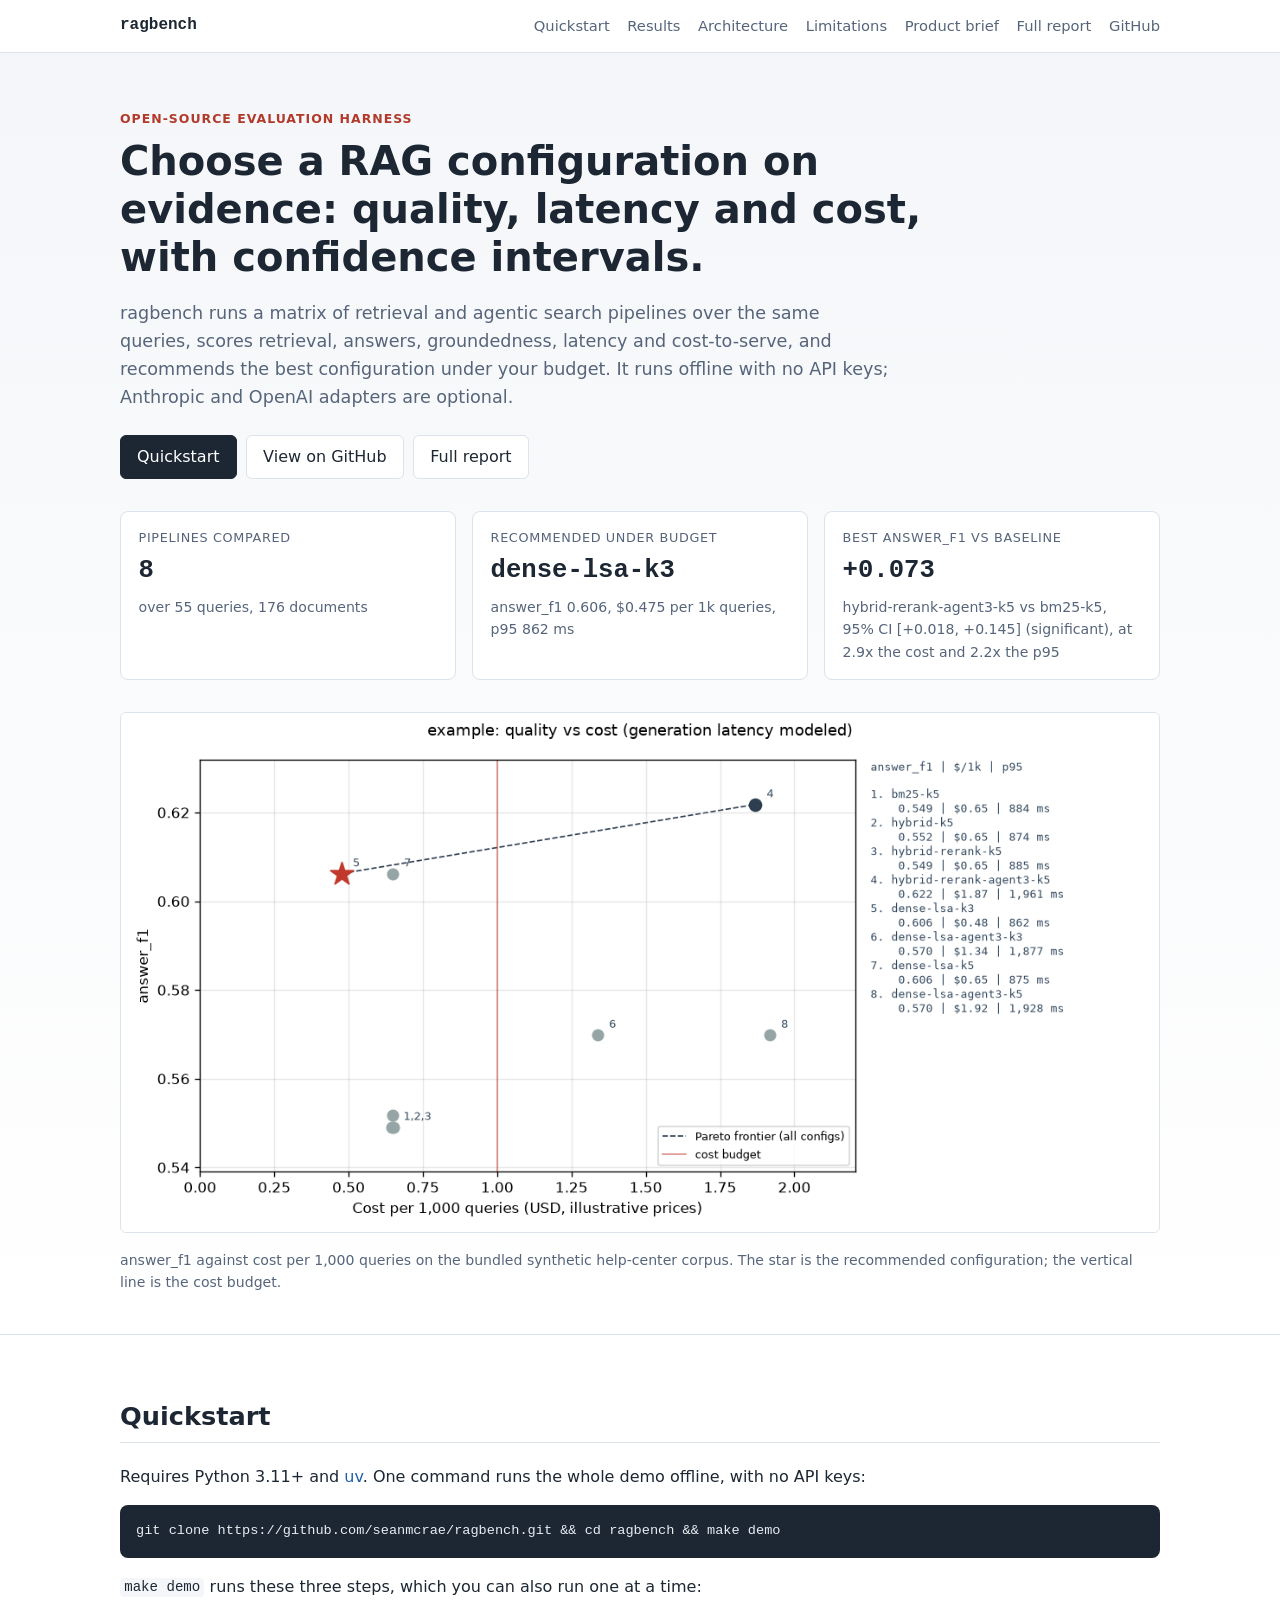
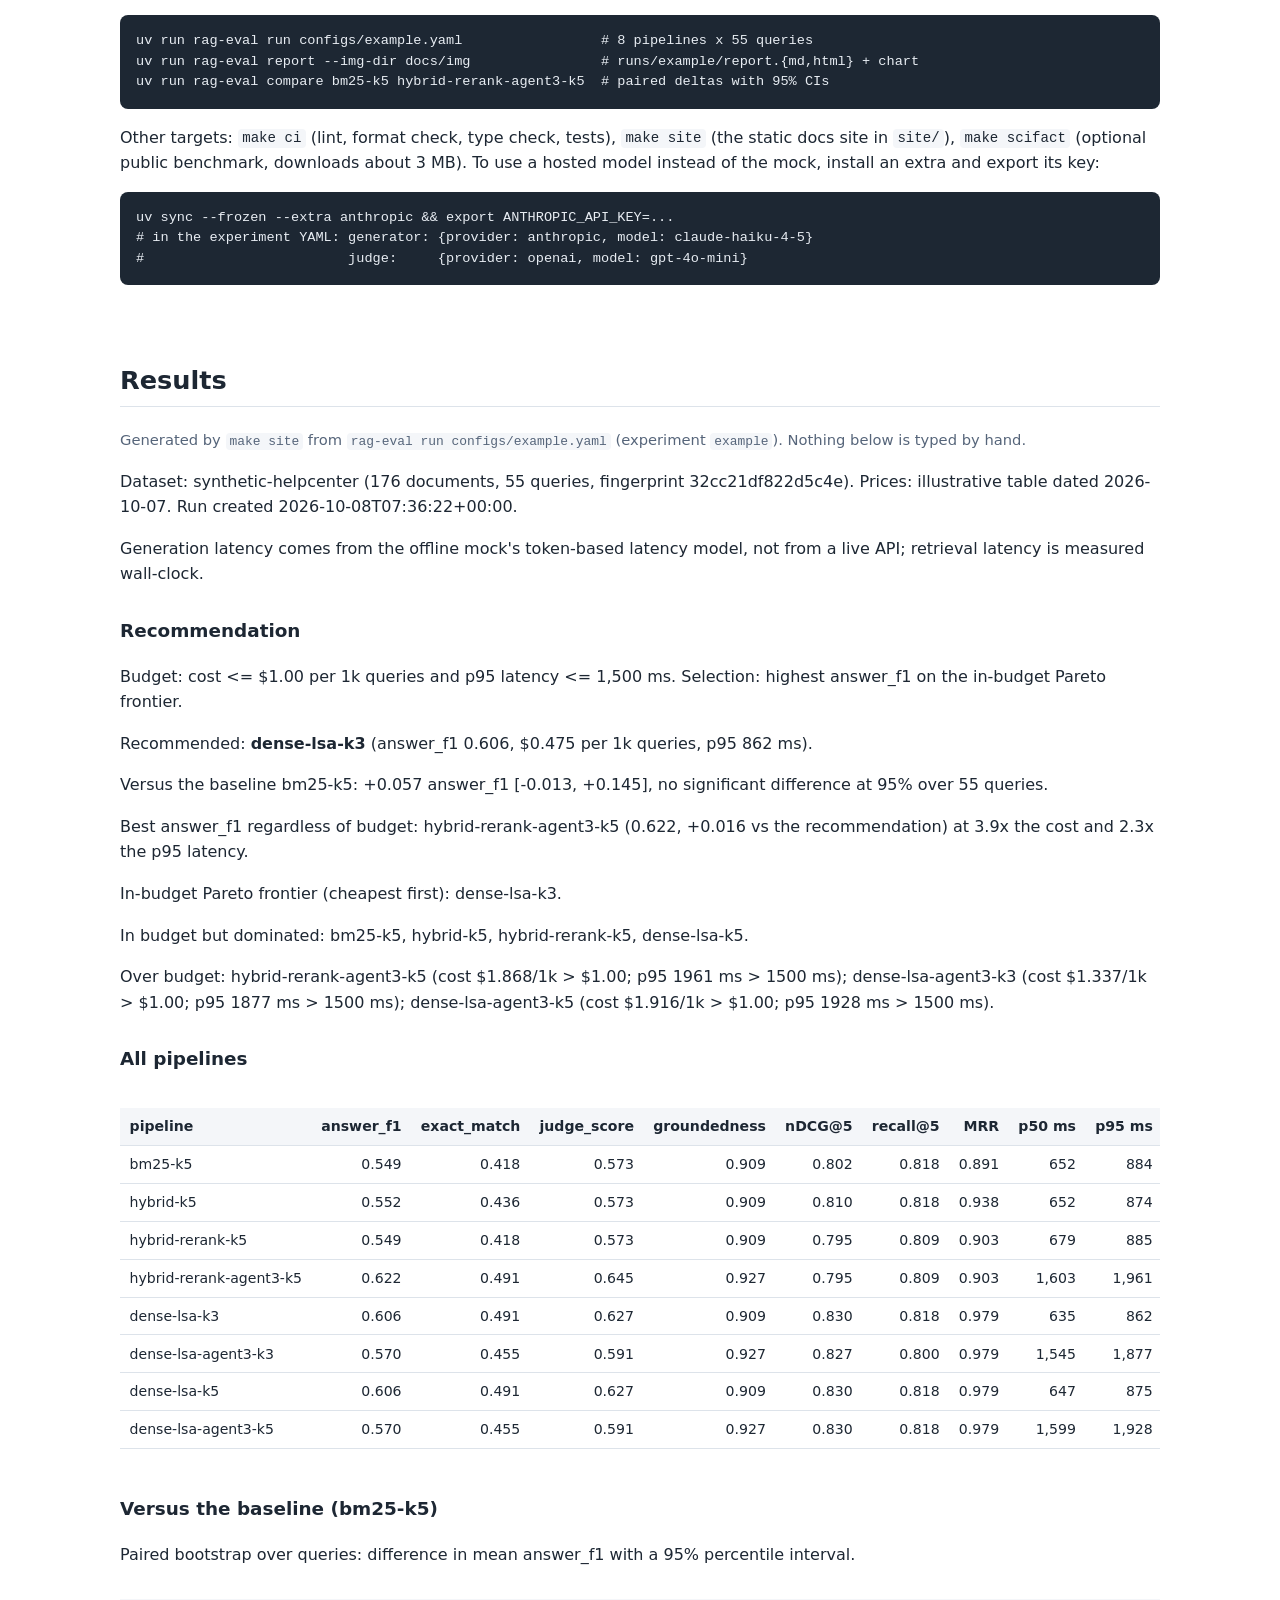
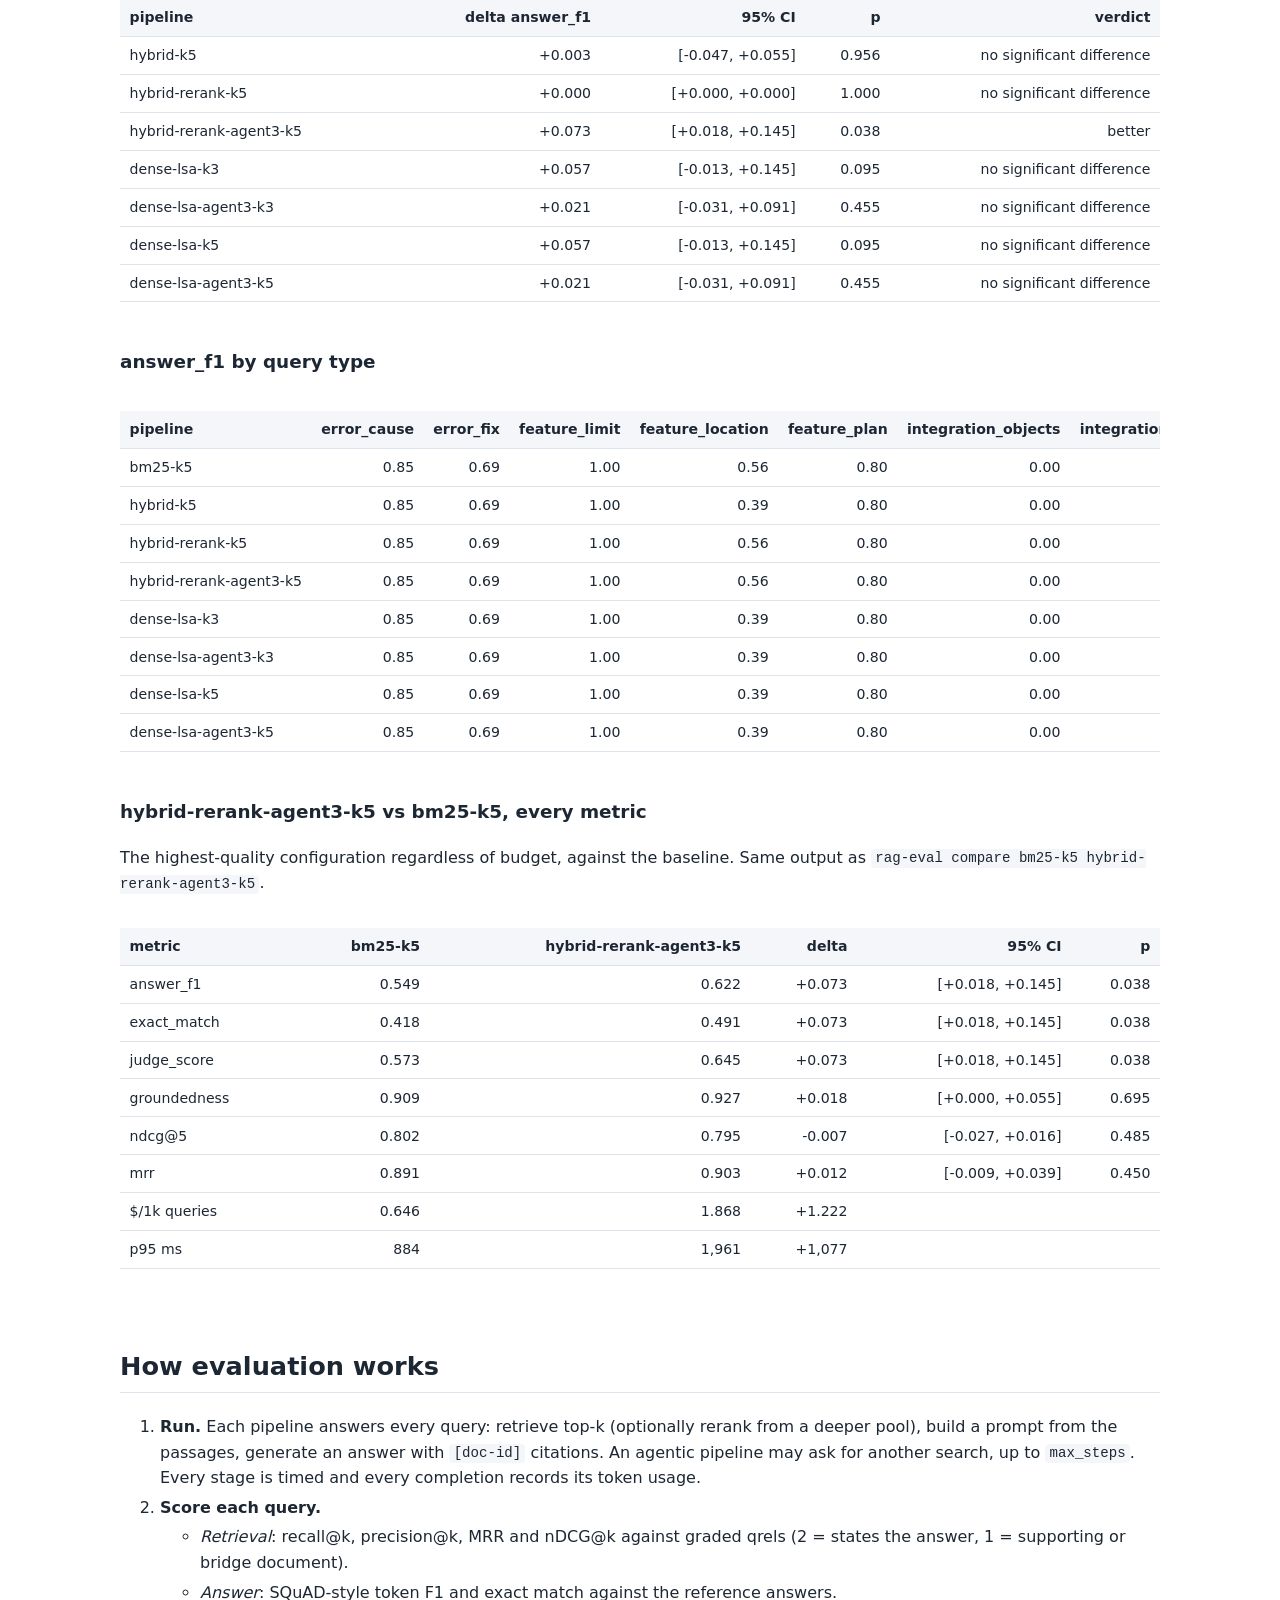
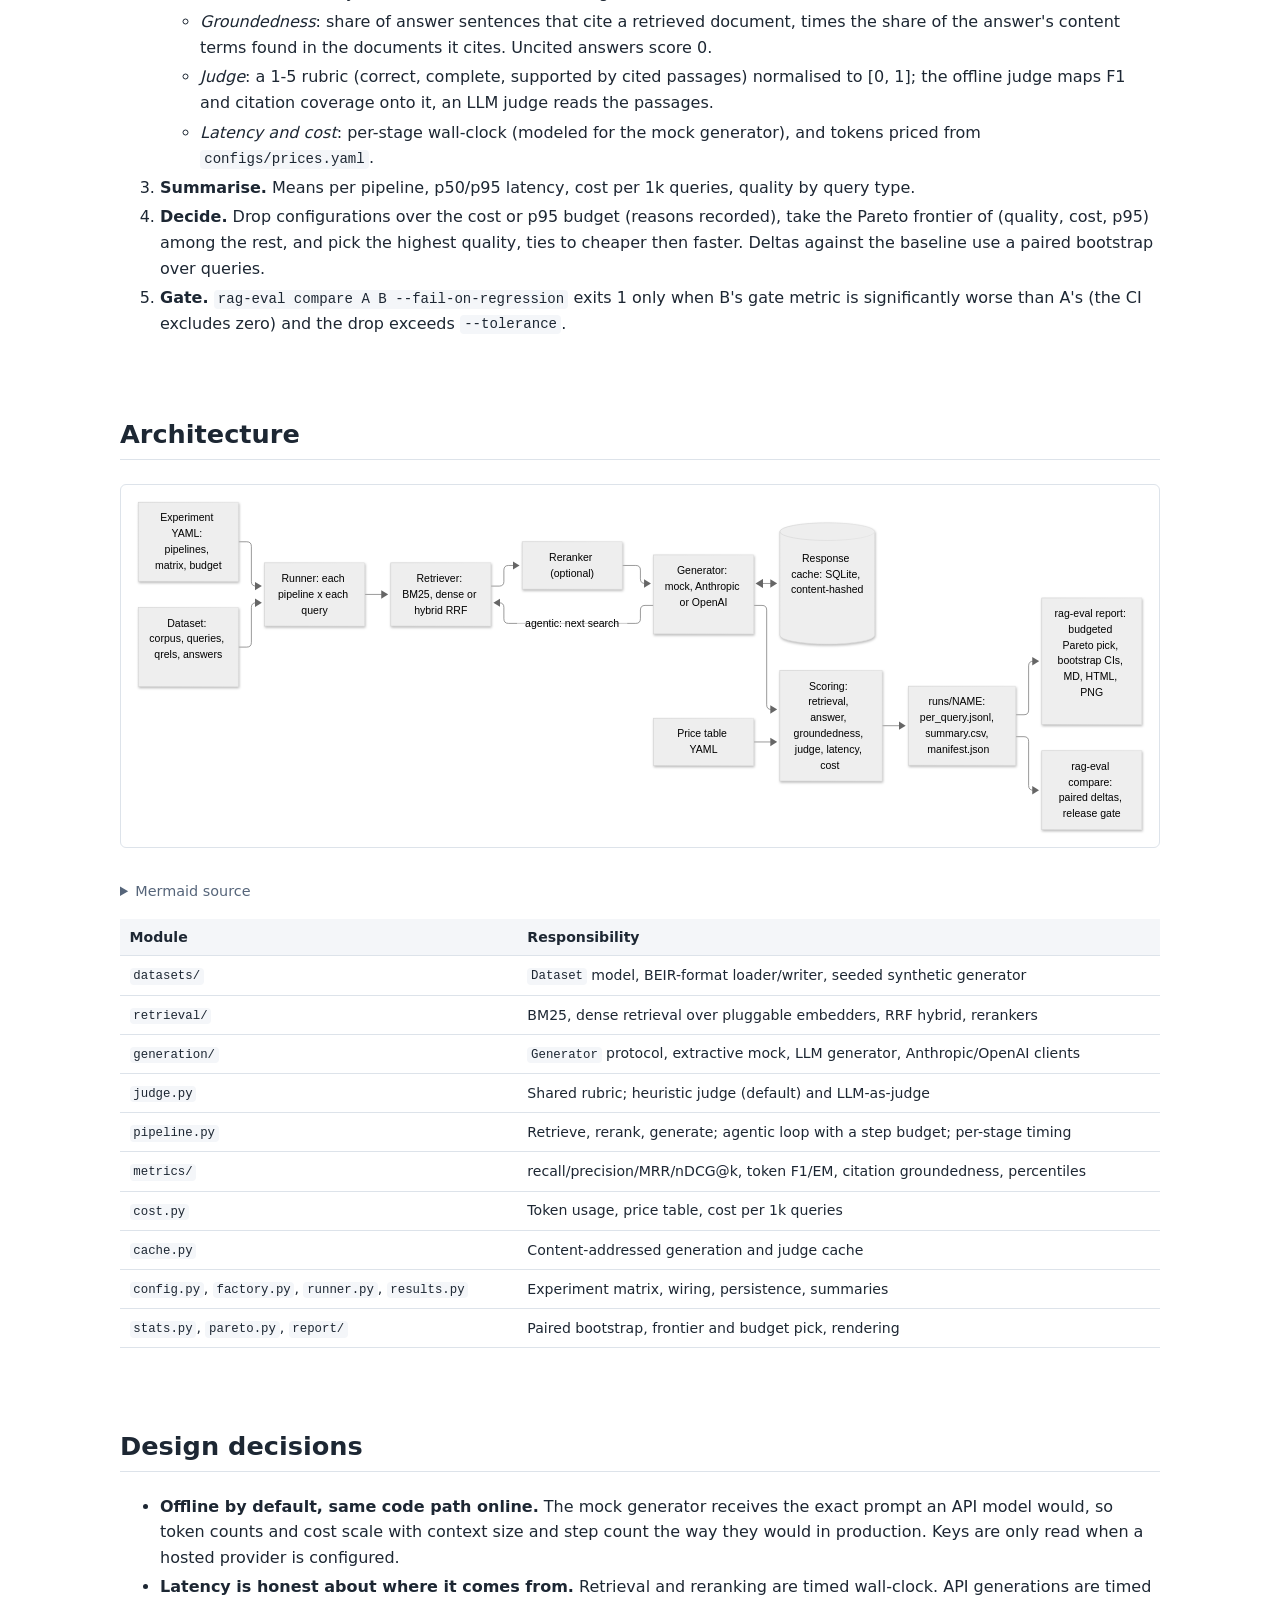
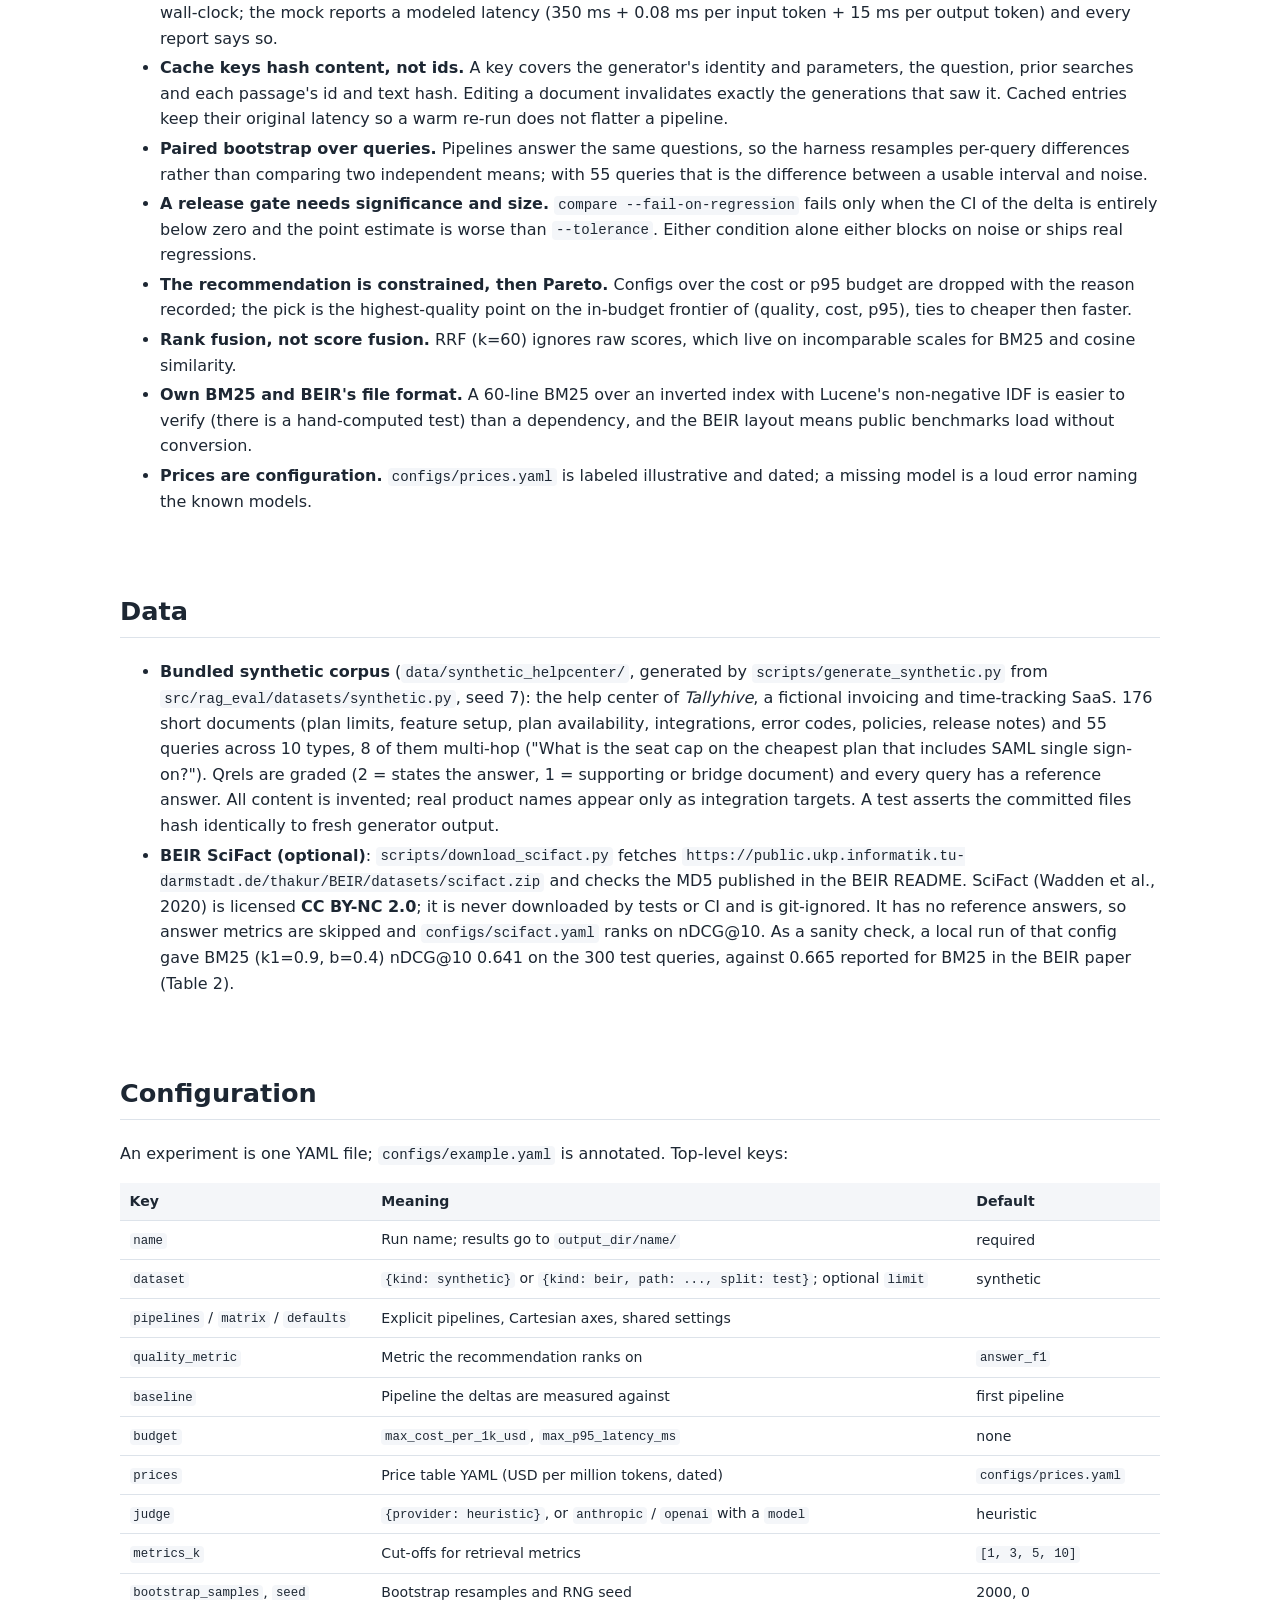
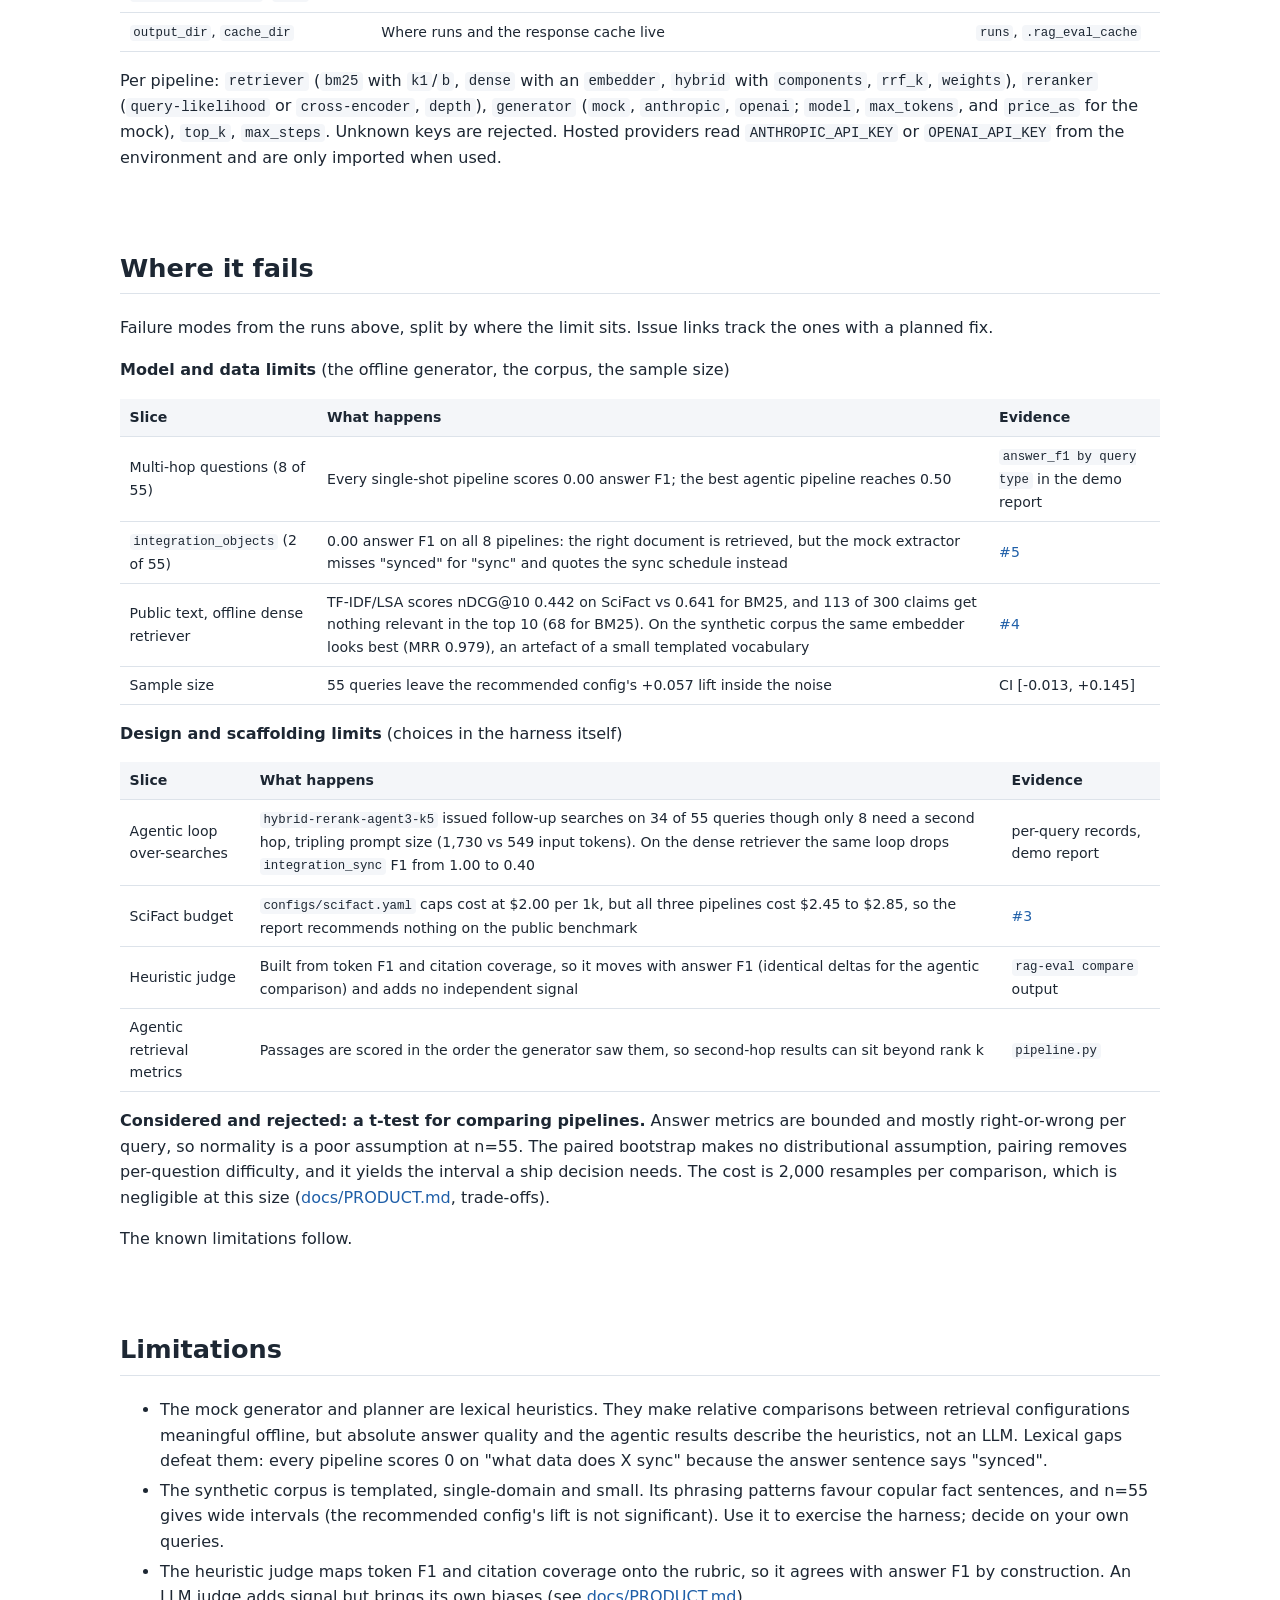
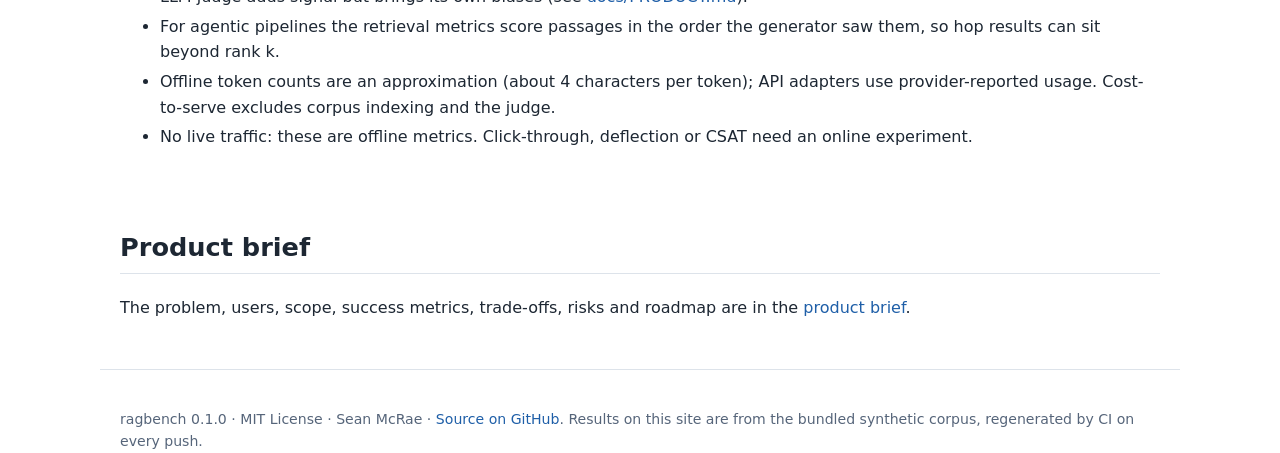
<file: index.html>
<!doctype html>
<html lang="en">
<head>
<meta charset="utf-8">
<meta name="viewport" content="width=device-width, initial-scale=1">
<title>ragbench: evaluate RAG and agentic search on quality, latency and cost</title>
<meta name="description" content="Compare RAG and agentic search pipelines on retrieval quality, answer quality, latency and cost-to-serve, and pick one under a budget.">
<link rel="canonical" href="https://seanmcrae.github.io/ragbench/">
<style>:root{--ink:#1d2733;--muted:#56657a;--line:#dde3ea;--soft:#f4f6f9;--accent:#b23a2b;--link:#1f5fa8;
--mono:ui-monospace,SFMono-Regular,Menlo,Consolas,monospace}
*{box-sizing:border-box}
html{scroll-behavior:smooth;scroll-padding-top:4rem}
body{margin:0;font:16px/1.6 system-ui,-apple-system,"Segoe UI",Roboto,sans-serif;color:var(--ink);background:#fff}
a{color:var(--link);text-decoration:none}a:hover{text-decoration:underline}
.wrap{max-width:1080px;margin:0 auto;padding:0 1.25rem}
.topbar{position:sticky;top:0;z-index:10;background:rgba(255,255,255,.95);border-bottom:1px solid var(--line)}
.topbar-inner{display:flex;align-items:center;justify-content:space-between;gap:1rem;height:3.25rem}
.brand{font-weight:700;color:var(--ink);font-family:var(--mono)}
nav{display:flex;flex-wrap:wrap;gap:1.1rem;font-size:.92rem}nav a{color:var(--muted)}
.hero{background:linear-gradient(180deg,var(--soft),#fff);padding:3.5rem 0 1rem;border-bottom:1px solid var(--line)}
.eyebrow{text-transform:uppercase;letter-spacing:.08em;font-size:.78rem;color:var(--accent);font-weight:600;margin:0}
.hero h1{font-size:clamp(1.7rem,3.4vw,2.5rem);line-height:1.2;margin:.5rem 0 1rem;max-width:22em}
.lede{font-size:1.1rem;color:var(--muted);max-width:44em}
.cta{display:flex;flex-wrap:wrap;gap:.6rem;margin:1.5rem 0}
.button{display:inline-block;padding:.5rem 1rem;border:1px solid var(--line);border-radius:6px;background:#fff;color:var(--ink);font-weight:500}
.button.primary{background:var(--ink);border-color:var(--ink);color:#fff}.button:hover{text-decoration:none;border-color:var(--ink)}
.stats{display:grid;grid-template-columns:repeat(auto-fit,minmax(230px,1fr));gap:1rem;margin:2rem 0}
.stat{background:#fff;border:1px solid var(--line);border-radius:8px;padding:1rem 1.1rem}
.stat-label{font-size:.8rem;text-transform:uppercase;letter-spacing:.05em;color:var(--muted)}
.stat-value{font-size:1.6rem;font-weight:700;font-family:var(--mono);margin:.2rem 0;overflow-wrap:anywhere}
.stat-detail{font-size:.88rem;color:var(--muted)}
figure{margin:1.5rem 0}figure img{max-width:100%;height:auto;border:1px solid var(--line);border-radius:6px;background:#fff}
figcaption{font-size:.88rem;color:var(--muted);margin-top:.5rem}
.diagram img{padding:.75rem}
.prose{padding-top:2.5rem}
.prose h2{font-size:1.6rem;border-bottom:1px solid var(--line);padding-bottom:.3rem}
.prose h3{font-size:1.15rem;margin-top:1.8rem}
.prose li{margin:.25rem 0}
.note{color:var(--muted);font-size:.92rem}
code{font-family:var(--mono);font-size:.88em;background:var(--soft);padding:.1em .3em;border-radius:4px}
pre{background:#1d2733;color:#e8edf3;padding:1rem;border-radius:8px;overflow-x:auto;font-size:.85rem;line-height:1.5}
pre code{background:none;padding:0;color:inherit;font-size:inherit}
.table-scroll{overflow-x:auto}
table{border-collapse:collapse;margin:1rem 0;font-size:.88rem;width:100%}
th,td{border-bottom:1px solid var(--line);padding:.45rem .6rem;text-align:right;white-space:nowrap}
th:first-child,td:first-child{text-align:left}
thead th{background:var(--soft);font-weight:600}
.prose table th,.prose table td{text-align:left;white-space:normal}
#results th,#results td{text-align:right;white-space:nowrap}
#results th:first-child,#results td:first-child{text-align:left}
details{margin:.5rem 0 1rem}summary{cursor:pointer;color:var(--muted);font-size:.9rem}
.with-toc{display:grid;grid-template-columns:220px 1fr;gap:2.5rem;padding-top:2rem}
.toc{position:sticky;top:4.5rem;align-self:start;font-size:.9rem}
.toc ul{list-style:none;padding:0;margin:0}.toc li{margin:.35rem 0}
.toc-title{font-weight:600;margin-top:0}
.with-toc .prose{padding-top:0}.with-toc h1{margin-top:0}
.footer{border-top:1px solid var(--line);margin-top:3rem;padding:1.5rem 1.25rem;color:var(--muted);font-size:.88rem}
@media (max-width:760px){.with-toc{grid-template-columns:1fr}.toc{position:static}nav{gap:.7rem}.topbar-inner{height:auto;padding:.5rem 1.25rem}}
</style>
</head>
<body>
<header class="topbar">
  <div class="wrap topbar-inner">
    <a class="brand" href="index.html">ragbench</a>
    <nav>
      
      <a href="#quickstart">Quickstart</a>
      <a href="#results">Results</a>
      <a href="#architecture">Architecture</a>
      <a href="#limitations">Limitations</a>

      <a href="product.html">Product brief</a>
      <a href="report.html">Full report</a>
      <a href="https://github.com/seanmcrae/ragbench">GitHub</a>
    </nav>
  </div>
</header>
<main>

<section class="hero">
  <div class="wrap">
    <p class="eyebrow">Open-source evaluation harness</p>
    <h1>Choose a RAG configuration on evidence: quality, latency and cost, with confidence intervals.</h1>
    <p class="lede">ragbench runs a matrix of retrieval and agentic search pipelines over the same
    queries, scores retrieval, answers, groundedness, latency and cost-to-serve, and recommends the
    best configuration under your budget. It runs offline with no API keys; Anthropic and OpenAI
    adapters are optional.</p>
    <p class="cta">
      <a class="button primary" href="#quickstart">Quickstart</a>
      <a class="button" href="https://github.com/seanmcrae/ragbench">View on GitHub</a>
      <a class="button" href="report.html">Full report</a>
    </p>
    <div class="stats">
      
      <div class="stat">
        <div class="stat-label">Pipelines compared</div>
        <div class="stat-value">8</div>
        <div class="stat-detail">over 55 queries, 176 documents</div>
      </div>
      
      <div class="stat">
        <div class="stat-label">Recommended under budget</div>
        <div class="stat-value">dense-lsa-k3</div>
        <div class="stat-detail">answer_f1 0.606, $0.475 per 1k queries, p95 862 ms</div>
      </div>
      
      <div class="stat">
        <div class="stat-label">Best answer_f1 vs baseline</div>
        <div class="stat-value">+0.073</div>
        <div class="stat-detail">hybrid-rerank-agent3-k5 vs bm25-k5, 95% CI [+0.018, +0.145] (significant), at 2.9x the cost and 2.2x the p95</div>
      </div>
      
    </div>
    <figure class="chart">
      <img src="img/quality_vs_cost.png" alt="answer_f1 versus cost per 1,000 queries for every pipeline, with the Pareto frontier and the cost budget">
      <figcaption>answer_f1 against cost per 1,000 queries on the bundled synthetic
      help-center corpus. The star is the recommended configuration; the vertical line is the
      cost budget.</figcaption>
    </figure>
  </div>
</section>


<section id="quickstart" class="wrap prose"><h2>Quickstart</h2><p>Requires Python 3.11+ and <a href="https://docs.astral.sh/uv/">uv</a>. One command runs the whole demo
offline, with no API keys:</p>
<pre><code class="language-bash">git clone https://github.com/seanmcrae/ragbench.git &amp;&amp; cd ragbench &amp;&amp; make demo
</code></pre>
<p><code>make demo</code> runs these three steps, which you can also run one at a time:</p>
<pre><code class="language-bash">uv run rag-eval run configs/example.yaml                 # 8 pipelines x 55 queries
uv run rag-eval report --img-dir docs/img                # runs/example/report.{md,html} + chart
uv run rag-eval compare bm25-k5 hybrid-rerank-agent3-k5  # paired deltas with 95% CIs
</code></pre>
<p>Other targets: <code>make ci</code> (lint, format check, type check, tests), <code>make site</code> (the static docs
site in <code>site/</code>), <code>make scifact</code> (optional public benchmark, downloads about 3 MB). To use a
hosted model instead of the mock, install an extra and export its key:</p>
<pre><code class="language-bash">uv sync --frozen --extra anthropic &amp;&amp; export ANTHROPIC_API_KEY=...
# in the experiment YAML: generator: {provider: anthropic, model: claude-haiku-4-5}
#                         judge:     {provider: openai, model: gpt-4o-mini}
</code></pre></section>


<section id="results" class="wrap prose">
  <h2>Results</h2>
  <p class="note">Generated by <code>make site</code> from <code>rag-eval run configs/example.yaml</code>
  (experiment <code>example</code>). Nothing below is typed by hand.</p>
  <p>Dataset: synthetic-helpcenter (176 documents, 55 queries, fingerprint 32cc21df822d5c4e). Prices: illustrative table dated 2026-10-07. Run created 2026-10-08T07:36:22+00:00.</p><p>Generation latency comes from the offline mock's token-based latency model, not from a live API; retrieval latency is measured wall-clock.</p>
  <h3>Recommendation</h3>
  <p>Budget: cost &lt;= $1.00 per 1k queries and p95 latency &lt;= 1,500 ms. Selection: highest answer_f1 on the in-budget Pareto frontier.</p><p>Recommended: <strong>dense-lsa-k3</strong> (answer_f1 0.606, $0.475 per 1k queries, p95 862 ms).</p><p>Versus the baseline bm25-k5: +0.057 answer_f1 [-0.013, +0.145], no significant difference at 95% over 55 queries.</p><p>Best answer_f1 regardless of budget: hybrid-rerank-agent3-k5 (0.622, +0.016 vs the recommendation) at 3.9x the cost and 2.3x the p95 latency.</p><p>In-budget Pareto frontier (cheapest first): dense-lsa-k3.</p><p>In budget but dominated: bm25-k5, hybrid-k5, hybrid-rerank-k5, dense-lsa-k5.</p><p>Over budget: hybrid-rerank-agent3-k5 (cost $1.868/1k &gt; $1.00; p95 1961 ms &gt; 1500 ms); dense-lsa-agent3-k3 (cost $1.337/1k &gt; $1.00; p95 1877 ms &gt; 1500 ms); dense-lsa-agent3-k5 (cost $1.916/1k &gt; $1.00; p95 1928 ms &gt; 1500 ms).</p>
  
  <h3>All pipelines</h3>
  
  <div class="table-scroll"><table>
    <thead><tr><th>pipeline</th><th>answer_f1</th><th>exact_match</th><th>judge_score</th><th>groundedness</th><th>nDCG@5</th><th>recall@5</th><th>MRR</th><th>p50 ms</th><th>p95 ms</th><th>$/1k q</th><th>steps</th></tr></thead>
    <tbody><tr><td>bm25-k5</td><td>0.549</td><td>0.418</td><td>0.573</td><td>0.909</td><td>0.802</td><td>0.818</td><td>0.891</td><td>652</td><td>884</td><td>0.646</td><td>1.00</td></tr><tr><td>hybrid-k5</td><td>0.552</td><td>0.436</td><td>0.573</td><td>0.909</td><td>0.810</td><td>0.818</td><td>0.938</td><td>652</td><td>874</td><td>0.650</td><td>1.00</td></tr><tr><td>hybrid-rerank-k5</td><td>0.549</td><td>0.418</td><td>0.573</td><td>0.909</td><td>0.795</td><td>0.809</td><td>0.903</td><td>679</td><td>885</td><td>0.651</td><td>1.00</td></tr><tr><td>hybrid-rerank-agent3-k5</td><td>0.622</td><td>0.491</td><td>0.645</td><td>0.927</td><td>0.795</td><td>0.809</td><td>0.903</td><td>1,603</td><td>1,961</td><td>1.868</td><td>1.67</td></tr><tr><td>dense-lsa-k3</td><td>0.606</td><td>0.491</td><td>0.627</td><td>0.909</td><td>0.830</td><td>0.818</td><td>0.979</td><td>635</td><td>862</td><td>0.475</td><td>1.00</td></tr><tr><td>dense-lsa-agent3-k3</td><td>0.570</td><td>0.455</td><td>0.591</td><td>0.927</td><td>0.827</td><td>0.800</td><td>0.979</td><td>1,545</td><td>1,877</td><td>1.337</td><td>1.73</td></tr><tr><td>dense-lsa-k5</td><td>0.606</td><td>0.491</td><td>0.627</td><td>0.909</td><td>0.830</td><td>0.818</td><td>0.979</td><td>647</td><td>875</td><td>0.647</td><td>1.00</td></tr><tr><td>dense-lsa-agent3-k5</td><td>0.570</td><td>0.455</td><td>0.591</td><td>0.927</td><td>0.830</td><td>0.818</td><td>0.979</td><td>1,599</td><td>1,928</td><td>1.916</td><td>1.65</td></tr></tbody>
  </table></div>
  
  <h3>Versus the baseline (bm25-k5)</h3>
  <p>Paired bootstrap over queries: difference in mean answer_f1 with a 95% percentile interval.</p>
  <div class="table-scroll"><table>
    <thead><tr><th>pipeline</th><th>delta answer_f1</th><th>95% CI</th><th>p</th><th>verdict</th></tr></thead>
    <tbody><tr><td>hybrid-k5</td><td>+0.003</td><td>[-0.047, +0.055]</td><td>0.956</td><td>no significant difference</td></tr><tr><td>hybrid-rerank-k5</td><td>+0.000</td><td>[+0.000, +0.000]</td><td>1.000</td><td>no significant difference</td></tr><tr><td>hybrid-rerank-agent3-k5</td><td>+0.073</td><td>[+0.018, +0.145]</td><td>0.038</td><td>better</td></tr><tr><td>dense-lsa-k3</td><td>+0.057</td><td>[-0.013, +0.145]</td><td>0.095</td><td>no significant difference</td></tr><tr><td>dense-lsa-agent3-k3</td><td>+0.021</td><td>[-0.031, +0.091]</td><td>0.455</td><td>no significant difference</td></tr><tr><td>dense-lsa-k5</td><td>+0.057</td><td>[-0.013, +0.145]</td><td>0.095</td><td>no significant difference</td></tr><tr><td>dense-lsa-agent3-k5</td><td>+0.021</td><td>[-0.031, +0.091]</td><td>0.455</td><td>no significant difference</td></tr></tbody>
  </table></div>
  
  <h3>answer_f1 by query type</h3>
  
  <div class="table-scroll"><table>
    <thead><tr><th>pipeline</th><th>error_cause</th><th>error_fix</th><th>feature_limit</th><th>feature_location</th><th>feature_plan</th><th>integration_objects</th><th>integration_sync</th><th>multi_hop</th><th>plan_attribute</th><th>policy</th></tr></thead>
    <tbody><tr><td>bm25-k5</td><td>0.85</td><td>0.69</td><td>1.00</td><td>0.56</td><td>0.80</td><td>0.00</td><td>0.40</td><td>0.00</td><td>0.71</td><td>0.46</td></tr><tr><td>hybrid-k5</td><td>0.85</td><td>0.69</td><td>1.00</td><td>0.39</td><td>0.80</td><td>0.00</td><td>0.60</td><td>0.00</td><td>0.71</td><td>0.46</td></tr><tr><td>hybrid-rerank-k5</td><td>0.85</td><td>0.69</td><td>1.00</td><td>0.56</td><td>0.80</td><td>0.00</td><td>0.40</td><td>0.00</td><td>0.71</td><td>0.46</td></tr><tr><td>hybrid-rerank-agent3-k5</td><td>0.85</td><td>0.69</td><td>1.00</td><td>0.56</td><td>0.80</td><td>0.00</td><td>0.40</td><td>0.50</td><td>0.71</td><td>0.46</td></tr><tr><td>dense-lsa-k3</td><td>0.85</td><td>0.69</td><td>1.00</td><td>0.39</td><td>0.80</td><td>0.00</td><td>1.00</td><td>0.00</td><td>0.81</td><td>0.46</td></tr><tr><td>dense-lsa-agent3-k3</td><td>0.85</td><td>0.69</td><td>1.00</td><td>0.39</td><td>0.80</td><td>0.00</td><td>0.40</td><td>0.12</td><td>0.81</td><td>0.46</td></tr><tr><td>dense-lsa-k5</td><td>0.85</td><td>0.69</td><td>1.00</td><td>0.39</td><td>0.80</td><td>0.00</td><td>1.00</td><td>0.00</td><td>0.81</td><td>0.46</td></tr><tr><td>dense-lsa-agent3-k5</td><td>0.85</td><td>0.69</td><td>1.00</td><td>0.39</td><td>0.80</td><td>0.00</td><td>0.40</td><td>0.12</td><td>0.81</td><td>0.46</td></tr></tbody>
  </table></div>
  
  <h3>hybrid-rerank-agent3-k5 vs bm25-k5, every metric</h3>
  <p>The highest-quality configuration regardless of budget, against the baseline. Same output as <code>rag-eval compare bm25-k5 hybrid-rerank-agent3-k5</code>.</p>
  <div class="table-scroll"><table>
    <thead><tr><th>metric</th><th>bm25-k5</th><th>hybrid-rerank-agent3-k5</th><th>delta</th><th>95% CI</th><th>p</th></tr></thead>
    <tbody><tr><td>answer_f1</td><td>0.549</td><td>0.622</td><td>+0.073</td><td>[+0.018, +0.145]</td><td>0.038</td></tr><tr><td>exact_match</td><td>0.418</td><td>0.491</td><td>+0.073</td><td>[+0.018, +0.145]</td><td>0.038</td></tr><tr><td>judge_score</td><td>0.573</td><td>0.645</td><td>+0.073</td><td>[+0.018, +0.145]</td><td>0.038</td></tr><tr><td>groundedness</td><td>0.909</td><td>0.927</td><td>+0.018</td><td>[+0.000, +0.055]</td><td>0.695</td></tr><tr><td>ndcg@5</td><td>0.802</td><td>0.795</td><td>-0.007</td><td>[-0.027, +0.016]</td><td>0.485</td></tr><tr><td>mrr</td><td>0.891</td><td>0.903</td><td>+0.012</td><td>[-0.009, +0.039]</td><td>0.450</td></tr><tr><td>$/1k queries</td><td>0.646</td><td>1.868</td><td>+1.222</td><td></td><td></td></tr><tr><td>p95 ms</td><td>884</td><td>1,961</td><td>+1,077</td><td></td><td></td></tr></tbody>
  </table></div>
  
</section>


<section id="how-evaluation-works" class="wrap prose"><h2>How evaluation works</h2><ol>
<li><strong>Run.</strong> Each pipeline answers every query: retrieve top-k (optionally rerank from a deeper
   pool), build a prompt from the passages, generate an answer with <code>[doc-id]</code> citations. An
   agentic pipeline may ask for another search, up to <code>max_steps</code>. Every stage is timed and
   every completion records its token usage.</li>
<li><strong>Score each query.</strong><ul>
<li><em>Retrieval</em>: recall@k, precision@k, MRR and nDCG@k against graded qrels (2 = states the
  answer, 1 = supporting or bridge document).</li>
<li><em>Answer</em>: SQuAD-style token F1 and exact match against the reference answers.</li>
<li><em>Groundedness</em>: share of answer sentences that cite a retrieved document, times the share
  of the answer's content terms found in the documents it cites. Uncited answers score 0.</li>
<li><em>Judge</em>: a 1-5 rubric (correct, complete, supported by cited passages) normalised to
  [0, 1]; the offline judge maps F1 and citation coverage onto it, an LLM judge reads the
  passages.</li>
<li><em>Latency and cost</em>: per-stage wall-clock (modeled for the mock generator), and tokens
  priced from <code>configs/prices.yaml</code>.</li>
</ul>
</li>
<li><strong>Summarise.</strong> Means per pipeline, p50/p95 latency, cost per 1k queries, quality by query
   type.</li>
<li><strong>Decide.</strong> Drop configurations over the cost or p95 budget (reasons recorded), take the
   Pareto frontier of (quality, cost, p95) among the rest, and pick the highest quality, ties
   to cheaper then faster. Deltas against the baseline use a paired bootstrap over queries.</li>
<li><strong>Gate.</strong> <code>rag-eval compare A B --fail-on-regression</code> exits 1 only when B's gate metric is
   significantly worse than A's (the CI excludes zero) and the drop exceeds <code>--tolerance</code>.</li>
</ol></section>

<section id="architecture" class="wrap prose"><h2>Architecture</h2><figure class="diagram"><img src="img/architecture.svg" alt="Architecture: runner, retrievers, reranker, generator, cache, scoring and reports"></figure>
<details><summary>Mermaid source</summary><pre><code>flowchart LR
    cfg["Experiment YAML: pipelines, matrix, budget"] --&gt; run
    data["Dataset: corpus, queries, qrels, answers"] --&gt; run
    run["Runner: each pipeline x each query"] --&gt; ret
    ret["Retriever: BM25, dense or hybrid RRF"] --&gt; rr["Reranker (optional)"]
    rr --&gt; gen["Generator: mock, Anthropic or OpenAI"]
    gen --&gt;|"agentic: next search"| ret
    gen &lt;--&gt; cache[("Response cache: SQLite, content-hashed")]
    gen --&gt; score["Scoring: retrieval, answer, groundedness, judge, latency, cost"]
    prices["Price table YAML"] --&gt; score
    score --&gt; results["runs/NAME: per_query.jsonl, summary.csv, manifest.json"]
    results --&gt; report["rag-eval report: budgeted Pareto pick, bootstrap CIs, MD, HTML, PNG"]
    results --&gt; compare["rag-eval compare: paired deltas, release gate"]
</code></pre></details>

<table>
<thead>
<tr>
<th>Module</th>
<th>Responsibility</th>
</tr>
</thead>
<tbody>
<tr>
<td><code>datasets/</code></td>
<td><code>Dataset</code> model, BEIR-format loader/writer, seeded synthetic generator</td>
</tr>
<tr>
<td><code>retrieval/</code></td>
<td>BM25, dense retrieval over pluggable embedders, RRF hybrid, rerankers</td>
</tr>
<tr>
<td><code>generation/</code></td>
<td><code>Generator</code> protocol, extractive mock, LLM generator, Anthropic/OpenAI clients</td>
</tr>
<tr>
<td><code>judge.py</code></td>
<td>Shared rubric; heuristic judge (default) and LLM-as-judge</td>
</tr>
<tr>
<td><code>pipeline.py</code></td>
<td>Retrieve, rerank, generate; agentic loop with a step budget; per-stage timing</td>
</tr>
<tr>
<td><code>metrics/</code></td>
<td>recall/precision/MRR/nDCG@k, token F1/EM, citation groundedness, percentiles</td>
</tr>
<tr>
<td><code>cost.py</code></td>
<td>Token usage, price table, cost per 1k queries</td>
</tr>
<tr>
<td><code>cache.py</code></td>
<td>Content-addressed generation and judge cache</td>
</tr>
<tr>
<td><code>config.py</code>, <code>factory.py</code>, <code>runner.py</code>, <code>results.py</code></td>
<td>Experiment matrix, wiring, persistence, summaries</td>
</tr>
<tr>
<td><code>stats.py</code>, <code>pareto.py</code>, <code>report/</code></td>
<td>Paired bootstrap, frontier and budget pick, rendering</td>
</tr>
</tbody>
</table></section>

<section id="design-decisions" class="wrap prose"><h2>Design decisions</h2><ul>
<li><strong>Offline by default, same code path online.</strong> The mock generator receives the exact prompt
  an API model would, so token counts and cost scale with context size and step count the way
  they would in production. Keys are only read when a hosted provider is configured.</li>
<li><strong>Latency is honest about where it comes from.</strong> Retrieval and reranking are timed
  wall-clock. API generations are timed wall-clock; the mock reports a modeled latency
  (350 ms + 0.08 ms per input token + 15 ms per output token) and every report says so.</li>
<li><strong>Cache keys hash content, not ids.</strong> A key covers the generator's identity and parameters,
  the question, prior searches and each passage's id and text hash. Editing a document
  invalidates exactly the generations that saw it. Cached entries keep their original latency
  so a warm re-run does not flatter a pipeline.</li>
<li><strong>Paired bootstrap over queries.</strong> Pipelines answer the same questions, so the harness
  resamples per-query differences rather than comparing two independent means; with 55
  queries that is the difference between a usable interval and noise.</li>
<li><strong>A release gate needs significance and size.</strong> <code>compare --fail-on-regression</code> fails only
  when the CI of the delta is entirely below zero and the point estimate is worse than
  <code>--tolerance</code>. Either condition alone either blocks on noise or ships real regressions.</li>
<li><strong>The recommendation is constrained, then Pareto.</strong> Configs over the cost or p95 budget are
  dropped with the reason recorded; the pick is the highest-quality point on the in-budget
  frontier of (quality, cost, p95), ties to cheaper then faster.</li>
<li><strong>Rank fusion, not score fusion.</strong> RRF (k=60) ignores raw scores, which live on incomparable
  scales for BM25 and cosine similarity.</li>
<li><strong>Own BM25 and BEIR's file format.</strong> A 60-line BM25 over an inverted index with Lucene's non-negative IDF
  is easier to verify (there is a hand-computed test) than a dependency, and the BEIR layout
  means public benchmarks load without conversion.</li>
<li><strong>Prices are configuration.</strong> <code>configs/prices.yaml</code> is labeled illustrative and dated; a
  missing model is a loud error naming the known models.</li>
</ul></section>

<section id="data" class="wrap prose"><h2>Data</h2><ul>
<li><strong>Bundled synthetic corpus</strong> (<code>data/synthetic_helpcenter/</code>, generated by
  <code>scripts/generate_synthetic.py</code> from <code>src/rag_eval/datasets/synthetic.py</code>, seed 7): the help
  center of <em>Tallyhive</em>, a fictional invoicing and time-tracking SaaS. 176 short documents
  (plan limits, feature setup, plan availability, integrations, error codes, policies, release
  notes) and 55 queries across 10 types, 8 of them multi-hop ("What is the seat cap on the
  cheapest plan that includes SAML single sign-on?"). Qrels are graded (2 = states the answer,
  1 = supporting or bridge document) and every query has a reference answer. All content is
  invented; real product names appear only as integration targets. A test asserts the
  committed files hash identically to fresh generator output.</li>
<li><strong>BEIR SciFact (optional)</strong>: <code>scripts/download_scifact.py</code> fetches
  <code>https://public.ukp.informatik.tu-darmstadt.de/thakur/BEIR/datasets/scifact.zip</code> and checks
  the MD5 published in the BEIR README. SciFact (Wadden et al., 2020) is licensed
  <strong>CC BY-NC 2.0</strong>; it is never downloaded by tests or CI and is git-ignored. It has no
  reference answers, so answer metrics are skipped and <code>configs/scifact.yaml</code> ranks on
  nDCG@10. As a sanity check, a local run of that config gave BM25 (k1=0.9, b=0.4) nDCG@10
  0.641 on the 300 test queries, against 0.665 reported for BM25 in the BEIR paper (Table 2).</li>
</ul></section>

<section id="configuration" class="wrap prose"><h2>Configuration</h2><p>An experiment is one YAML file; <code>configs/example.yaml</code> is annotated. Top-level keys:</p>
<table>
<thead>
<tr>
<th>Key</th>
<th>Meaning</th>
<th>Default</th>
</tr>
</thead>
<tbody>
<tr>
<td><code>name</code></td>
<td>Run name; results go to <code>output_dir/name/</code></td>
<td>required</td>
</tr>
<tr>
<td><code>dataset</code></td>
<td><code>{kind: synthetic}</code> or <code>{kind: beir, path: ..., split: test}</code>; optional <code>limit</code></td>
<td>synthetic</td>
</tr>
<tr>
<td><code>pipelines</code> / <code>matrix</code> / <code>defaults</code></td>
<td>Explicit pipelines, Cartesian axes, shared settings</td>
<td></td>
</tr>
<tr>
<td><code>quality_metric</code></td>
<td>Metric the recommendation ranks on</td>
<td><code>answer_f1</code></td>
</tr>
<tr>
<td><code>baseline</code></td>
<td>Pipeline the deltas are measured against</td>
<td>first pipeline</td>
</tr>
<tr>
<td><code>budget</code></td>
<td><code>max_cost_per_1k_usd</code>, <code>max_p95_latency_ms</code></td>
<td>none</td>
</tr>
<tr>
<td><code>prices</code></td>
<td>Price table YAML (USD per million tokens, dated)</td>
<td><code>configs/prices.yaml</code></td>
</tr>
<tr>
<td><code>judge</code></td>
<td><code>{provider: heuristic}</code>, or <code>anthropic</code> / <code>openai</code> with a <code>model</code></td>
<td>heuristic</td>
</tr>
<tr>
<td><code>metrics_k</code></td>
<td>Cut-offs for retrieval metrics</td>
<td><code>[1, 3, 5, 10]</code></td>
</tr>
<tr>
<td><code>bootstrap_samples</code>, <code>seed</code></td>
<td>Bootstrap resamples and RNG seed</td>
<td>2000, 0</td>
</tr>
<tr>
<td><code>output_dir</code>, <code>cache_dir</code></td>
<td>Where runs and the response cache live</td>
<td><code>runs</code>, <code>.rag_eval_cache</code></td>
</tr>
</tbody>
</table>
<p>Per pipeline: <code>retriever</code> (<code>bm25</code> with <code>k1</code>/<code>b</code>, <code>dense</code> with an <code>embedder</code>, <code>hybrid</code> with
<code>components</code>, <code>rrf_k</code>, <code>weights</code>), <code>reranker</code> (<code>query-likelihood</code> or <code>cross-encoder</code>, <code>depth</code>),
<code>generator</code> (<code>mock</code>, <code>anthropic</code>, <code>openai</code>; <code>model</code>, <code>max_tokens</code>, and <code>price_as</code> for the
mock), <code>top_k</code>, <code>max_steps</code>. Unknown keys are rejected. Hosted providers read
<code>ANTHROPIC_API_KEY</code> or <code>OPENAI_API_KEY</code> from the environment and are only imported when used.</p></section>

<section id="where-it-fails" class="wrap prose"><h2>Where it fails</h2><p>Failure modes from the runs above, split by where the limit sits. Issue links track the ones with
a planned fix.</p>
<p><strong>Model and data limits</strong> (the offline generator, the corpus, the sample size)</p>
<table>
<thead>
<tr>
<th>Slice</th>
<th>What happens</th>
<th>Evidence</th>
</tr>
</thead>
<tbody>
<tr>
<td>Multi-hop questions (8 of 55)</td>
<td>Every single-shot pipeline scores 0.00 answer F1; the best agentic pipeline reaches 0.50</td>
<td><code>answer_f1 by query type</code> in the demo report</td>
</tr>
<tr>
<td><code>integration_objects</code> (2 of 55)</td>
<td>0.00 answer F1 on all 8 pipelines: the right document is retrieved, but the mock extractor misses "synced" for "sync" and quotes the sync schedule instead</td>
<td><a href="https://github.com/seanmcrae/ragbench/issues/5">#5</a></td>
</tr>
<tr>
<td>Public text, offline dense retriever</td>
<td>TF-IDF/LSA scores nDCG@10 0.442 on SciFact vs 0.641 for BM25, and 113 of 300 claims get nothing relevant in the top 10 (68 for BM25). On the synthetic corpus the same embedder looks best (MRR 0.979), an artefact of a small templated vocabulary</td>
<td><a href="https://github.com/seanmcrae/ragbench/issues/4">#4</a></td>
</tr>
<tr>
<td>Sample size</td>
<td>55 queries leave the recommended config's +0.057 lift inside the noise</td>
<td>CI [-0.013, +0.145]</td>
</tr>
</tbody>
</table>
<p><strong>Design and scaffolding limits</strong> (choices in the harness itself)</p>
<table>
<thead>
<tr>
<th>Slice</th>
<th>What happens</th>
<th>Evidence</th>
</tr>
</thead>
<tbody>
<tr>
<td>Agentic loop over-searches</td>
<td><code>hybrid-rerank-agent3-k5</code> issued follow-up searches on 34 of 55 queries though only 8 need a second hop, tripling prompt size (1,730 vs 549 input tokens). On the dense retriever the same loop drops <code>integration_sync</code> F1 from 1.00 to 0.40</td>
<td>per-query records, demo report</td>
</tr>
<tr>
<td>SciFact budget</td>
<td><code>configs/scifact.yaml</code> caps cost at $2.00 per 1k, but all three pipelines cost $2.45 to $2.85, so the report recommends nothing on the public benchmark</td>
<td><a href="https://github.com/seanmcrae/ragbench/issues/3">#3</a></td>
</tr>
<tr>
<td>Heuristic judge</td>
<td>Built from token F1 and citation coverage, so it moves with answer F1 (identical deltas for the agentic comparison) and adds no independent signal</td>
<td><code>rag-eval compare</code> output</td>
</tr>
<tr>
<td>Agentic retrieval metrics</td>
<td>Passages are scored in the order the generator saw them, so second-hop results can sit beyond rank k</td>
<td><code>pipeline.py</code></td>
</tr>
</tbody>
</table>
<p><strong>Considered and rejected: a t-test for comparing pipelines.</strong> Answer metrics are bounded and
mostly right-or-wrong per query, so normality is a poor assumption at n=55. The paired bootstrap
makes no distributional assumption, pairing removes per-question difficulty, and it yields the
interval a ship decision needs. The cost is 2,000 resamples per comparison, which is negligible
at this size (<a href="product.html">docs/PRODUCT.md</a>, trade-offs).</p>
<p>The known limitations follow.</p></section>

<section id="limitations" class="wrap prose"><h2>Limitations</h2><ul>
<li>The mock generator and planner are lexical heuristics. They make relative comparisons
  between retrieval configurations meaningful offline, but absolute answer quality and the
  agentic results describe the heuristics, not an LLM. Lexical gaps defeat them: every
  pipeline scores 0 on "what data does X sync" because the answer sentence says "synced".</li>
<li>The synthetic corpus is templated, single-domain and small. Its phrasing patterns favour
  copular fact sentences, and n=55 gives wide intervals (the recommended config's lift is not
  significant). Use it to exercise the harness; decide on your own queries.</li>
<li>The heuristic judge maps token F1 and citation coverage onto the rubric, so it agrees with
  answer F1 by construction. An LLM judge adds signal but brings its own biases (see
  <a href="product.html">docs/PRODUCT.md</a>).</li>
<li>For agentic pipelines the retrieval metrics score passages in the order the generator saw
  them, so hop results can sit beyond rank k.</li>
<li>Offline token counts are an approximation (about 4 characters per token); API adapters use
  provider-reported usage. Cost-to-serve excludes corpus indexing and the judge.</li>
<li>No live traffic: these are offline metrics. Click-through, deflection or CSAT need an online
  experiment.</li>
</ul></section>


<section class="wrap prose">
  <h2>Product brief</h2>
  <p>The problem, users, scope, success metrics, trade-offs, risks and roadmap are in the
  <a href="product.html">product brief</a>.</p>
</section>

</main>
<footer class="wrap footer">
  <p>ragbench 0.1.0 &middot; MIT License &middot; Sean McRae &middot;
  <a href="https://github.com/seanmcrae/ragbench">Source on GitHub</a>.
  Results on this site are from the bundled synthetic corpus, regenerated by CI on every push.</p>
</footer>
</body>
</html>
</file>
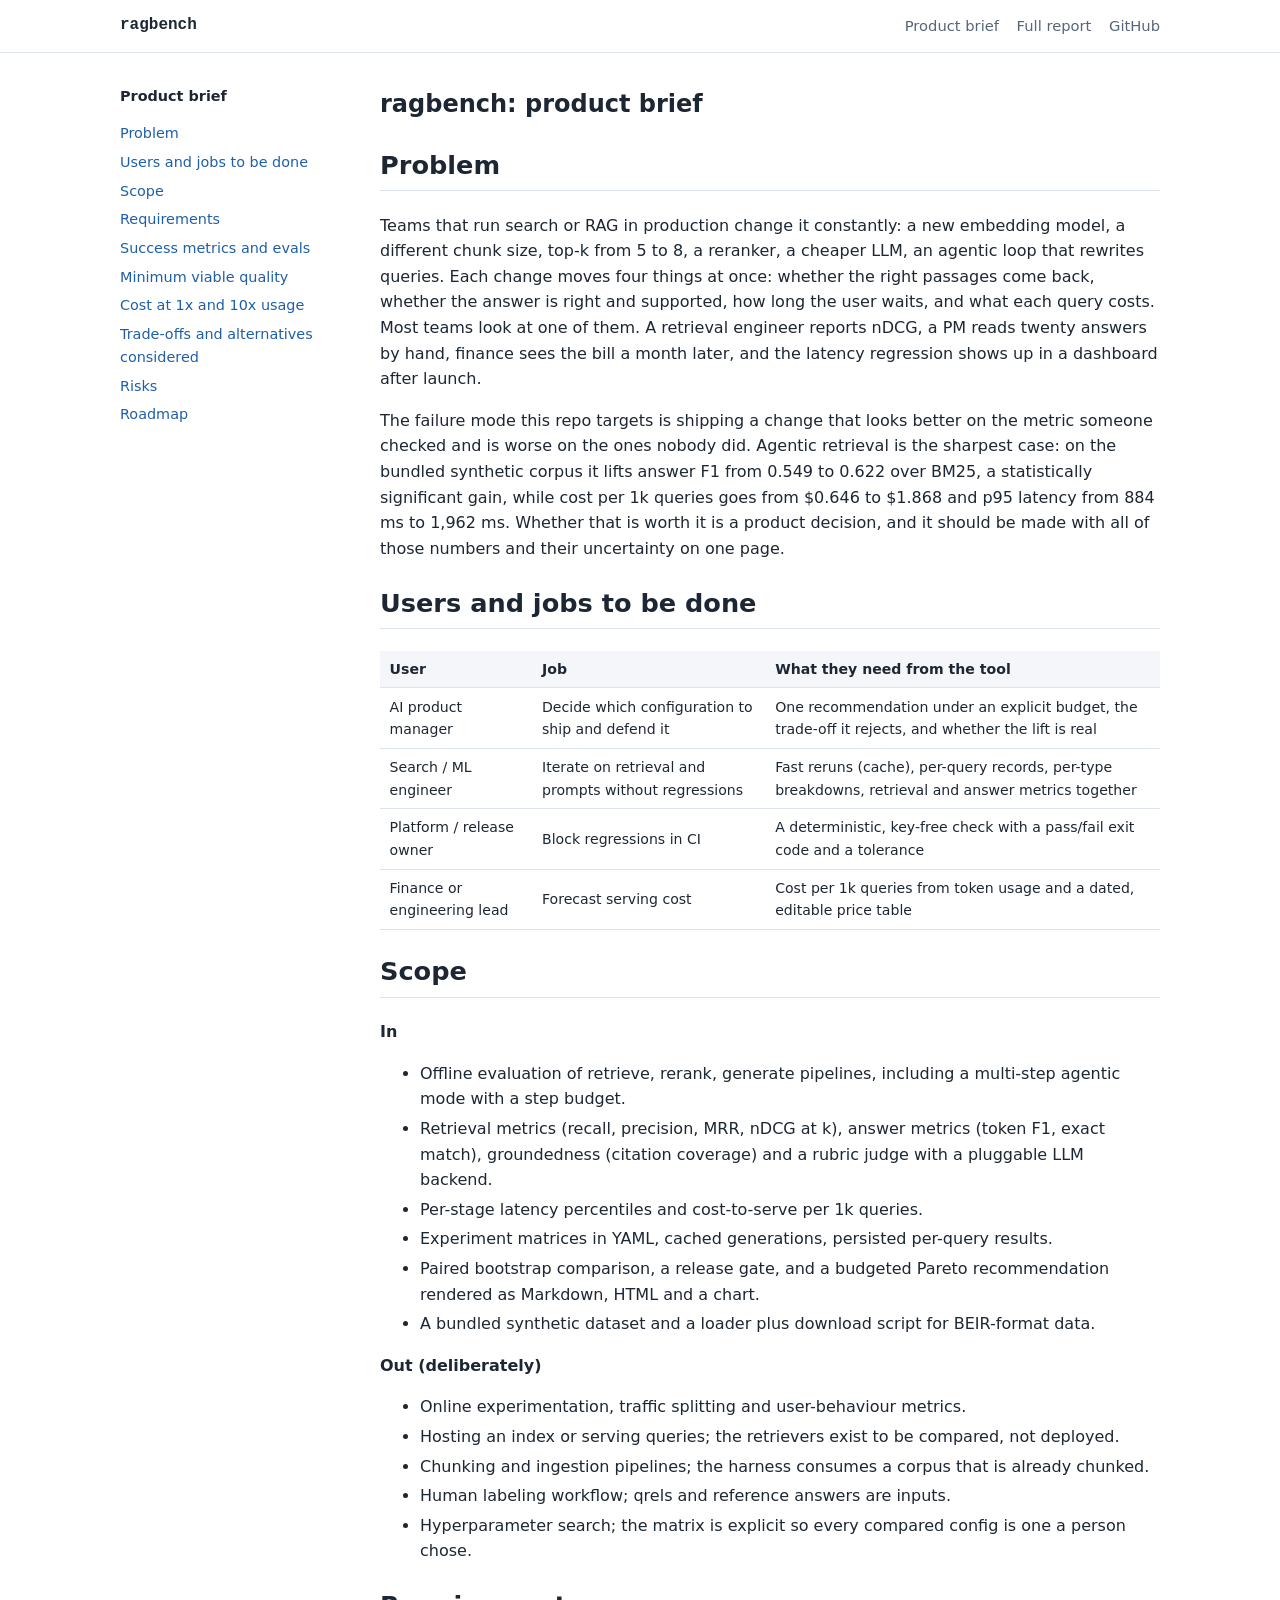
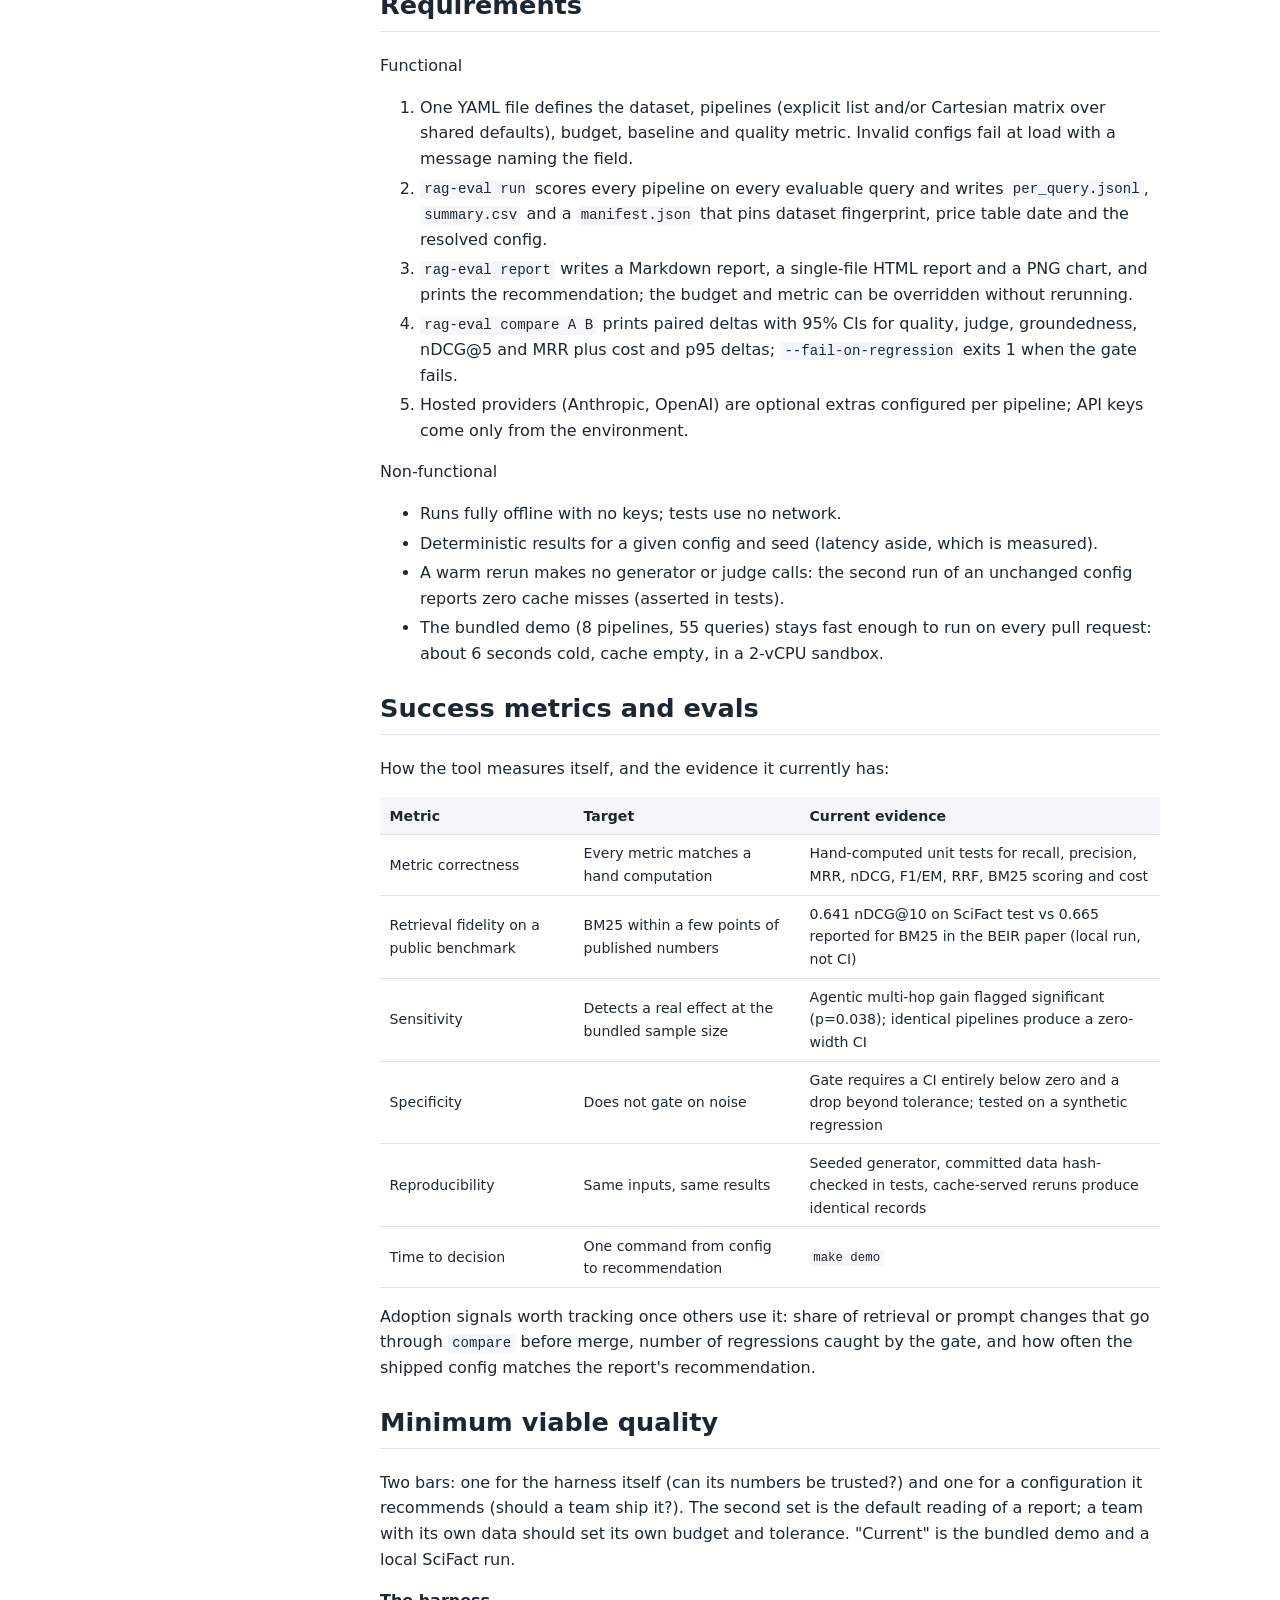
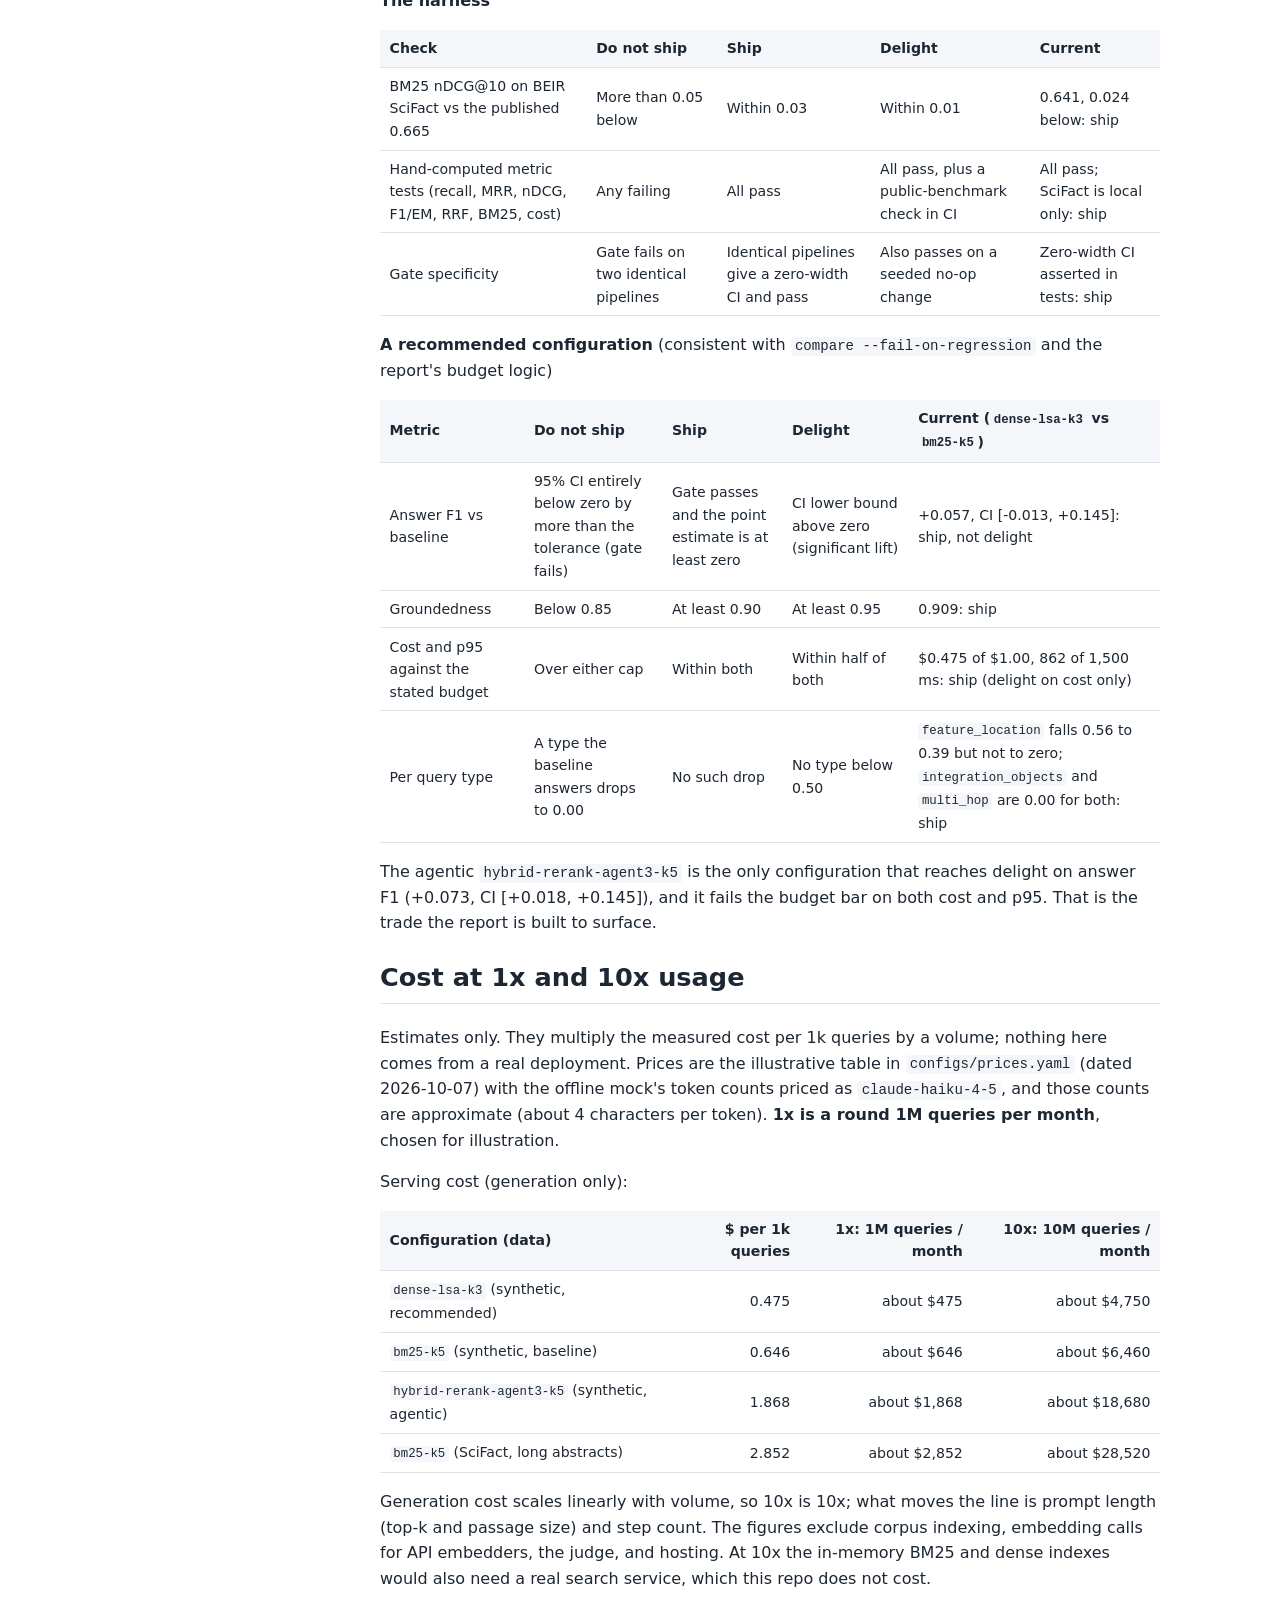
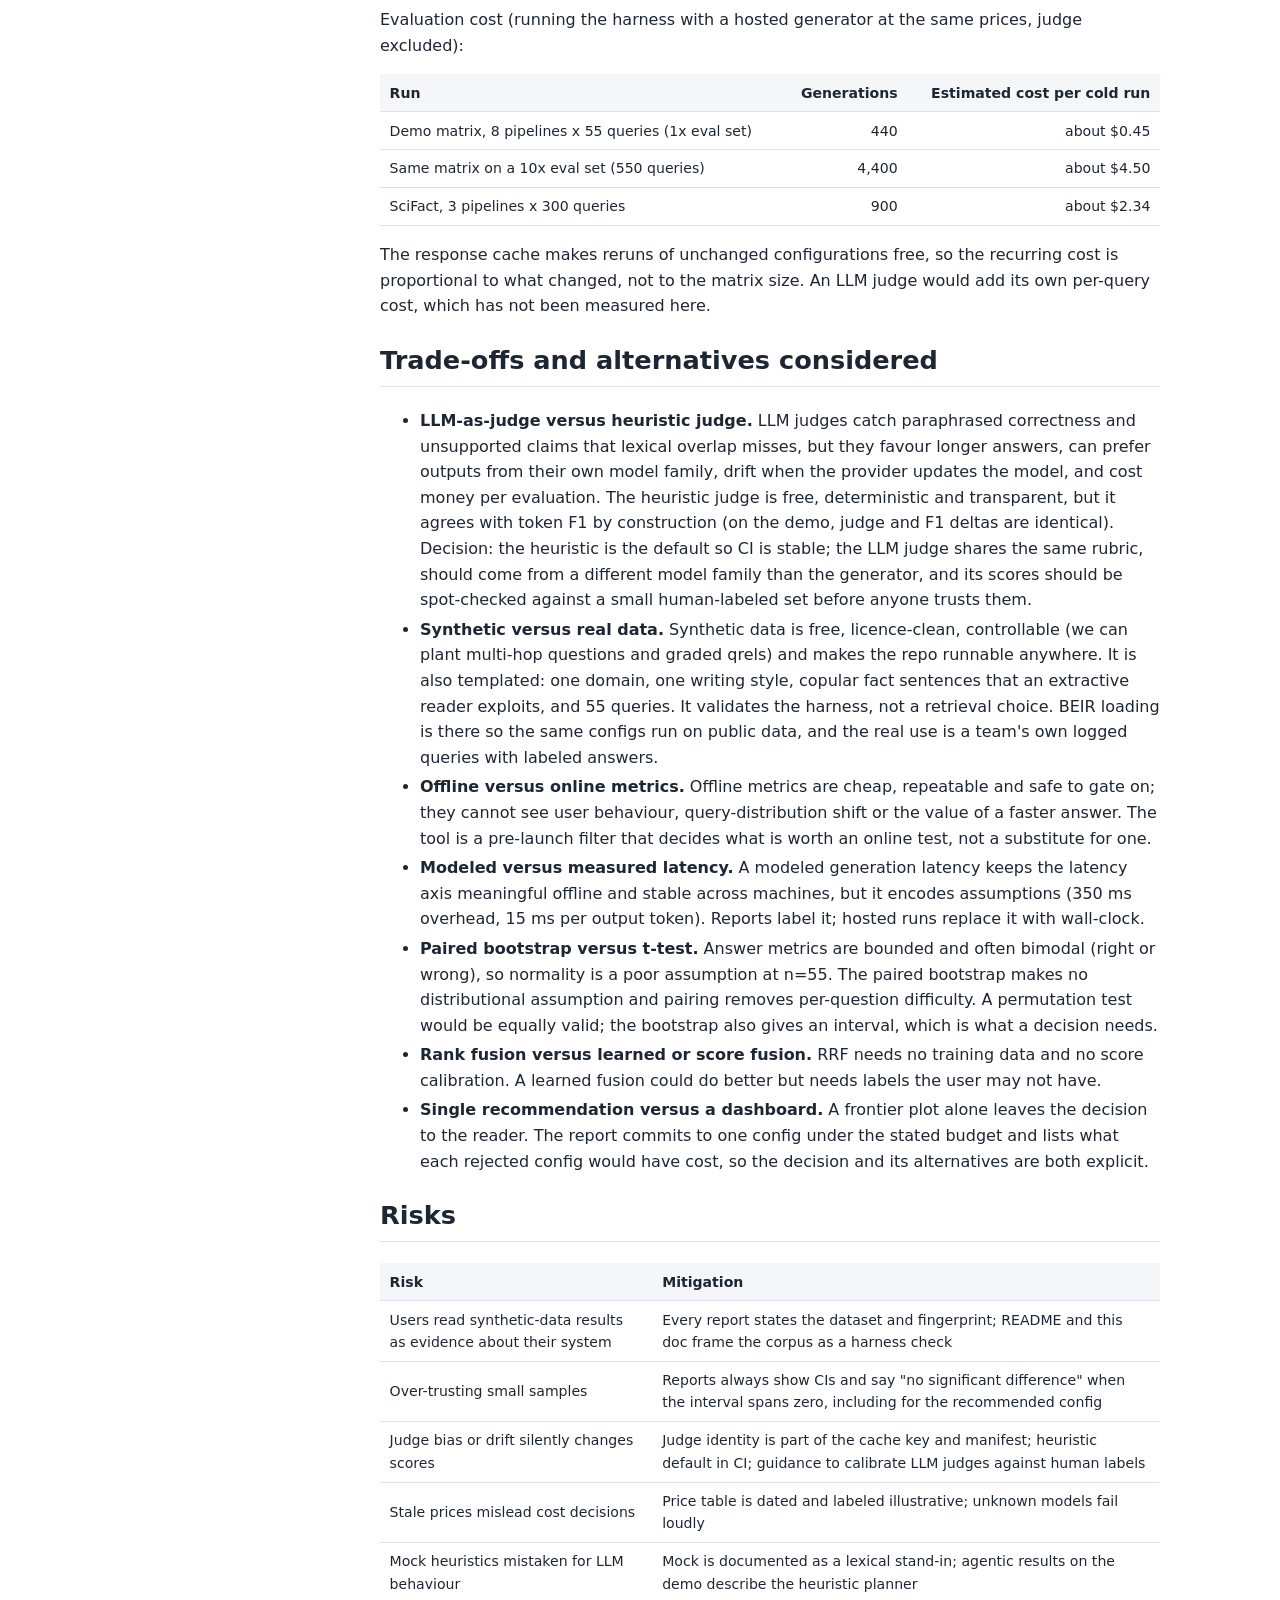
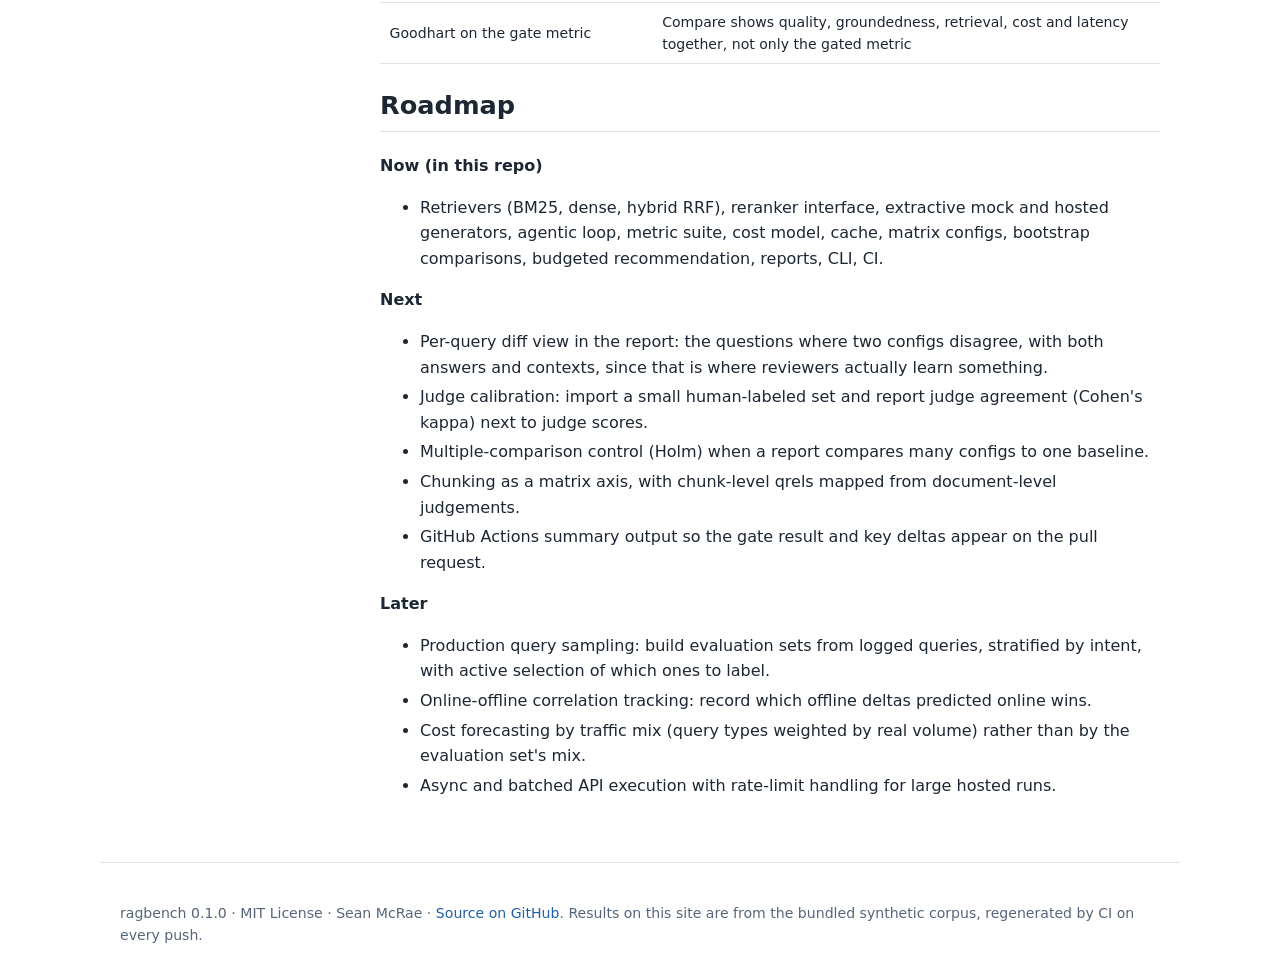
<file: product.html>
<!doctype html>
<html lang="en">
<head>
<meta charset="utf-8">
<meta name="viewport" content="width=device-width, initial-scale=1">
<title>ragbench: product brief</title>
<meta name="description" content="Compare RAG and agentic search pipelines on retrieval quality, answer quality, latency and cost-to-serve, and pick one under a budget.">
<link rel="canonical" href="https://seanmcrae.github.io/ragbench/">
<style>:root{--ink:#1d2733;--muted:#56657a;--line:#dde3ea;--soft:#f4f6f9;--accent:#b23a2b;--link:#1f5fa8;
--mono:ui-monospace,SFMono-Regular,Menlo,Consolas,monospace}
*{box-sizing:border-box}
html{scroll-behavior:smooth;scroll-padding-top:4rem}
body{margin:0;font:16px/1.6 system-ui,-apple-system,"Segoe UI",Roboto,sans-serif;color:var(--ink);background:#fff}
a{color:var(--link);text-decoration:none}a:hover{text-decoration:underline}
.wrap{max-width:1080px;margin:0 auto;padding:0 1.25rem}
.topbar{position:sticky;top:0;z-index:10;background:rgba(255,255,255,.95);border-bottom:1px solid var(--line)}
.topbar-inner{display:flex;align-items:center;justify-content:space-between;gap:1rem;height:3.25rem}
.brand{font-weight:700;color:var(--ink);font-family:var(--mono)}
nav{display:flex;flex-wrap:wrap;gap:1.1rem;font-size:.92rem}nav a{color:var(--muted)}
.hero{background:linear-gradient(180deg,var(--soft),#fff);padding:3.5rem 0 1rem;border-bottom:1px solid var(--line)}
.eyebrow{text-transform:uppercase;letter-spacing:.08em;font-size:.78rem;color:var(--accent);font-weight:600;margin:0}
.hero h1{font-size:clamp(1.7rem,3.4vw,2.5rem);line-height:1.2;margin:.5rem 0 1rem;max-width:22em}
.lede{font-size:1.1rem;color:var(--muted);max-width:44em}
.cta{display:flex;flex-wrap:wrap;gap:.6rem;margin:1.5rem 0}
.button{display:inline-block;padding:.5rem 1rem;border:1px solid var(--line);border-radius:6px;background:#fff;color:var(--ink);font-weight:500}
.button.primary{background:var(--ink);border-color:var(--ink);color:#fff}.button:hover{text-decoration:none;border-color:var(--ink)}
.stats{display:grid;grid-template-columns:repeat(auto-fit,minmax(230px,1fr));gap:1rem;margin:2rem 0}
.stat{background:#fff;border:1px solid var(--line);border-radius:8px;padding:1rem 1.1rem}
.stat-label{font-size:.8rem;text-transform:uppercase;letter-spacing:.05em;color:var(--muted)}
.stat-value{font-size:1.6rem;font-weight:700;font-family:var(--mono);margin:.2rem 0;overflow-wrap:anywhere}
.stat-detail{font-size:.88rem;color:var(--muted)}
figure{margin:1.5rem 0}figure img{max-width:100%;height:auto;border:1px solid var(--line);border-radius:6px;background:#fff}
figcaption{font-size:.88rem;color:var(--muted);margin-top:.5rem}
.diagram img{padding:.75rem}
.prose{padding-top:2.5rem}
.prose h2{font-size:1.6rem;border-bottom:1px solid var(--line);padding-bottom:.3rem}
.prose h3{font-size:1.15rem;margin-top:1.8rem}
.prose li{margin:.25rem 0}
.note{color:var(--muted);font-size:.92rem}
code{font-family:var(--mono);font-size:.88em;background:var(--soft);padding:.1em .3em;border-radius:4px}
pre{background:#1d2733;color:#e8edf3;padding:1rem;border-radius:8px;overflow-x:auto;font-size:.85rem;line-height:1.5}
pre code{background:none;padding:0;color:inherit;font-size:inherit}
.table-scroll{overflow-x:auto}
table{border-collapse:collapse;margin:1rem 0;font-size:.88rem;width:100%}
th,td{border-bottom:1px solid var(--line);padding:.45rem .6rem;text-align:right;white-space:nowrap}
th:first-child,td:first-child{text-align:left}
thead th{background:var(--soft);font-weight:600}
.prose table th,.prose table td{text-align:left;white-space:normal}
#results th,#results td{text-align:right;white-space:nowrap}
#results th:first-child,#results td:first-child{text-align:left}
details{margin:.5rem 0 1rem}summary{cursor:pointer;color:var(--muted);font-size:.9rem}
.with-toc{display:grid;grid-template-columns:220px 1fr;gap:2.5rem;padding-top:2rem}
.toc{position:sticky;top:4.5rem;align-self:start;font-size:.9rem}
.toc ul{list-style:none;padding:0;margin:0}.toc li{margin:.35rem 0}
.toc-title{font-weight:600;margin-top:0}
.with-toc .prose{padding-top:0}.with-toc h1{margin-top:0}
.footer{border-top:1px solid var(--line);margin-top:3rem;padding:1.5rem 1.25rem;color:var(--muted);font-size:.88rem}
@media (max-width:760px){.with-toc{grid-template-columns:1fr}.toc{position:static}nav{gap:.7rem}.topbar-inner{height:auto;padding:.5rem 1.25rem}}
</style>
</head>
<body>
<header class="topbar">
  <div class="wrap topbar-inner">
    <a class="brand" href="index.html">ragbench</a>
    <nav>
      
      <a href="product.html">Product brief</a>
      <a href="report.html">Full report</a>
      <a href="https://github.com/seanmcrae/ragbench">GitHub</a>
    </nav>
  </div>
</header>
<main>

<div class="wrap with-toc">
  <aside class="toc">
    <p class="toc-title">Product brief</p>
    <ul><li><a href="#problem">Problem</a></li><li><a href="#users-and-jobs-to-be-done">Users and jobs to be done</a></li><li><a href="#scope">Scope</a></li><li><a href="#requirements">Requirements</a></li><li><a href="#success-metrics-and-evals">Success metrics and evals</a></li><li><a href="#minimum-viable-quality">Minimum viable quality</a></li><li><a href="#cost-at-1x-and-10x-usage">Cost at 1x and 10x usage</a></li><li><a href="#trade-offs-and-alternatives-considered">Trade-offs and alternatives considered</a></li><li><a href="#risks">Risks</a></li><li><a href="#roadmap">Roadmap</a></li></ul>
  </aside>
  <article class="prose">
    <h1>ragbench: product brief</h1>
    <h2 id="problem">Problem</h2>
<p>Teams that run search or RAG in production change it constantly: a new embedding model, a
different chunk size, top-k from 5 to 8, a reranker, a cheaper LLM, an agentic loop that
rewrites queries. Each change moves four things at once: whether the right passages come back,
whether the answer is right and supported, how long the user waits, and what each query costs.
Most teams look at one of them. A retrieval engineer reports nDCG, a PM reads twenty answers
by hand, finance sees the bill a month later, and the latency regression shows up in a
dashboard after launch.</p>
<p>The failure mode this repo targets is shipping a change that looks better on the metric
someone checked and is worse on the ones nobody did. Agentic retrieval is the sharpest
case: on the bundled synthetic corpus it lifts answer F1 from 0.549 to 0.622 over BM25, a
statistically significant gain, while cost per 1k queries goes from $0.646 to $1.868 and p95
latency from 884 ms to 1,962 ms. Whether that is worth it is a product decision, and it
should be made with all of those numbers and their uncertainty on one page.</p>
<h2 id="users-and-jobs-to-be-done">Users and jobs to be done</h2>
<table>
<thead>
<tr>
<th>User</th>
<th>Job</th>
<th>What they need from the tool</th>
</tr>
</thead>
<tbody>
<tr>
<td>AI product manager</td>
<td>Decide which configuration to ship and defend it</td>
<td>One recommendation under an explicit budget, the trade-off it rejects, and whether the lift is real</td>
</tr>
<tr>
<td>Search / ML engineer</td>
<td>Iterate on retrieval and prompts without regressions</td>
<td>Fast reruns (cache), per-query records, per-type breakdowns, retrieval and answer metrics together</td>
</tr>
<tr>
<td>Platform / release owner</td>
<td>Block regressions in CI</td>
<td>A deterministic, key-free check with a pass/fail exit code and a tolerance</td>
</tr>
<tr>
<td>Finance or engineering lead</td>
<td>Forecast serving cost</td>
<td>Cost per 1k queries from token usage and a dated, editable price table</td>
</tr>
</tbody>
</table>
<h2 id="scope">Scope</h2>
<p><strong>In</strong></p>
<ul>
<li>Offline evaluation of retrieve, rerank, generate pipelines, including a multi-step agentic
  mode with a step budget.</li>
<li>Retrieval metrics (recall, precision, MRR, nDCG at k), answer metrics (token F1, exact
  match), groundedness (citation coverage) and a rubric judge with a pluggable LLM backend.</li>
<li>Per-stage latency percentiles and cost-to-serve per 1k queries.</li>
<li>Experiment matrices in YAML, cached generations, persisted per-query results.</li>
<li>Paired bootstrap comparison, a release gate, and a budgeted Pareto recommendation rendered
  as Markdown, HTML and a chart.</li>
<li>A bundled synthetic dataset and a loader plus download script for BEIR-format data.</li>
</ul>
<p><strong>Out (deliberately)</strong></p>
<ul>
<li>Online experimentation, traffic splitting and user-behaviour metrics.</li>
<li>Hosting an index or serving queries; the retrievers exist to be compared, not deployed.</li>
<li>Chunking and ingestion pipelines; the harness consumes a corpus that is already chunked.</li>
<li>Human labeling workflow; qrels and reference answers are inputs.</li>
<li>Hyperparameter search; the matrix is explicit so every compared config is one a person chose.</li>
</ul>
<h2 id="requirements">Requirements</h2>
<p>Functional</p>
<ol>
<li>One YAML file defines the dataset, pipelines (explicit list and/or Cartesian matrix over
   shared defaults), budget, baseline and quality metric. Invalid configs fail at load with a
   message naming the field.</li>
<li><code>rag-eval run</code> scores every pipeline on every evaluable query and writes
   <code>per_query.jsonl</code>, <code>summary.csv</code> and a <code>manifest.json</code> that pins dataset fingerprint, price
   table date and the resolved config.</li>
<li><code>rag-eval report</code> writes a Markdown report, a single-file HTML report and a PNG chart, and
   prints the recommendation; the budget and metric can be overridden without rerunning.</li>
<li><code>rag-eval compare A B</code> prints paired deltas with 95% CIs for quality, judge, groundedness,
   nDCG@5 and MRR plus cost and p95 deltas; <code>--fail-on-regression</code> exits 1 when the gate fails.</li>
<li>Hosted providers (Anthropic, OpenAI) are optional extras configured per pipeline; API keys
   come only from the environment.</li>
</ol>
<p>Non-functional</p>
<ul>
<li>Runs fully offline with no keys; tests use no network.</li>
<li>Deterministic results for a given config and seed (latency aside, which is measured).</li>
<li>A warm rerun makes no generator or judge calls: the second run of an unchanged config
  reports zero cache misses (asserted in tests).</li>
<li>The bundled demo (8 pipelines, 55 queries) stays fast enough to run on every pull request:
  about 6 seconds cold, cache empty, in a 2-vCPU sandbox.</li>
</ul>
<h2 id="success-metrics-and-evals">Success metrics and evals</h2>
<p>How the tool measures itself, and the evidence it currently has:</p>
<table>
<thead>
<tr>
<th>Metric</th>
<th>Target</th>
<th>Current evidence</th>
</tr>
</thead>
<tbody>
<tr>
<td>Metric correctness</td>
<td>Every metric matches a hand computation</td>
<td>Hand-computed unit tests for recall, precision, MRR, nDCG, F1/EM, RRF, BM25 scoring and cost</td>
</tr>
<tr>
<td>Retrieval fidelity on a public benchmark</td>
<td>BM25 within a few points of published numbers</td>
<td>0.641 nDCG@10 on SciFact test vs 0.665 reported for BM25 in the BEIR paper (local run, not CI)</td>
</tr>
<tr>
<td>Sensitivity</td>
<td>Detects a real effect at the bundled sample size</td>
<td>Agentic multi-hop gain flagged significant (p=0.038); identical pipelines produce a zero-width CI</td>
</tr>
<tr>
<td>Specificity</td>
<td>Does not gate on noise</td>
<td>Gate requires a CI entirely below zero and a drop beyond tolerance; tested on a synthetic regression</td>
</tr>
<tr>
<td>Reproducibility</td>
<td>Same inputs, same results</td>
<td>Seeded generator, committed data hash-checked in tests, cache-served reruns produce identical records</td>
</tr>
<tr>
<td>Time to decision</td>
<td>One command from config to recommendation</td>
<td><code>make demo</code></td>
</tr>
</tbody>
</table>
<p>Adoption signals worth tracking once others use it: share of retrieval or prompt changes that
go through <code>compare</code> before merge, number of regressions caught by the gate, and how often
the shipped config matches the report's recommendation.</p>
<h2 id="minimum-viable-quality">Minimum viable quality</h2>
<p>Two bars: one for the harness itself (can its numbers be trusted?) and one for a configuration it
recommends (should a team ship it?). The second set is the default reading of a report; a team
with its own data should set its own budget and tolerance. "Current" is the bundled demo and a
local SciFact run.</p>
<p><strong>The harness</strong></p>
<table>
<thead>
<tr>
<th>Check</th>
<th>Do not ship</th>
<th>Ship</th>
<th>Delight</th>
<th>Current</th>
</tr>
</thead>
<tbody>
<tr>
<td>BM25 nDCG@10 on BEIR SciFact vs the published 0.665</td>
<td>More than 0.05 below</td>
<td>Within 0.03</td>
<td>Within 0.01</td>
<td>0.641, 0.024 below: ship</td>
</tr>
<tr>
<td>Hand-computed metric tests (recall, MRR, nDCG, F1/EM, RRF, BM25, cost)</td>
<td>Any failing</td>
<td>All pass</td>
<td>All pass, plus a public-benchmark check in CI</td>
<td>All pass; SciFact is local only: ship</td>
</tr>
<tr>
<td>Gate specificity</td>
<td>Gate fails on two identical pipelines</td>
<td>Identical pipelines give a zero-width CI and pass</td>
<td>Also passes on a seeded no-op change</td>
<td>Zero-width CI asserted in tests: ship</td>
</tr>
</tbody>
</table>
<p><strong>A recommended configuration</strong> (consistent with <code>compare --fail-on-regression</code> and the report's
budget logic)</p>
<table>
<thead>
<tr>
<th>Metric</th>
<th>Do not ship</th>
<th>Ship</th>
<th>Delight</th>
<th>Current (<code>dense-lsa-k3</code> vs <code>bm25-k5</code>)</th>
</tr>
</thead>
<tbody>
<tr>
<td>Answer F1 vs baseline</td>
<td>95% CI entirely below zero by more than the tolerance (gate fails)</td>
<td>Gate passes and the point estimate is at least zero</td>
<td>CI lower bound above zero (significant lift)</td>
<td>+0.057, CI [-0.013, +0.145]: ship, not delight</td>
</tr>
<tr>
<td>Groundedness</td>
<td>Below 0.85</td>
<td>At least 0.90</td>
<td>At least 0.95</td>
<td>0.909: ship</td>
</tr>
<tr>
<td>Cost and p95 against the stated budget</td>
<td>Over either cap</td>
<td>Within both</td>
<td>Within half of both</td>
<td>$0.475 of $1.00, 862 of 1,500 ms: ship (delight on cost only)</td>
</tr>
<tr>
<td>Per query type</td>
<td>A type the baseline answers drops to 0.00</td>
<td>No such drop</td>
<td>No type below 0.50</td>
<td><code>feature_location</code> falls 0.56 to 0.39 but not to zero; <code>integration_objects</code> and <code>multi_hop</code> are 0.00 for both: ship</td>
</tr>
</tbody>
</table>
<p>The agentic <code>hybrid-rerank-agent3-k5</code> is the only configuration that reaches delight on answer
F1 (+0.073, CI [+0.018, +0.145]), and it fails the budget bar on both cost and p95. That is the
trade the report is built to surface.</p>
<h2 id="cost-at-1x-and-10x-usage">Cost at 1x and 10x usage</h2>
<p>Estimates only. They multiply the measured cost per 1k queries by a volume; nothing here comes
from a real deployment. Prices are the illustrative table in <code>configs/prices.yaml</code> (dated
2026-10-07) with the offline mock's token counts priced as <code>claude-haiku-4-5</code>, and those counts
are approximate (about 4 characters per token). <strong>1x is a round 1M queries per month</strong>, chosen
for illustration.</p>
<p>Serving cost (generation only):</p>
<table>
<thead>
<tr>
<th>Configuration (data)</th>
<th style="text-align: right;">$ per 1k queries</th>
<th style="text-align: right;">1x: 1M queries / month</th>
<th style="text-align: right;">10x: 10M queries / month</th>
</tr>
</thead>
<tbody>
<tr>
<td><code>dense-lsa-k3</code> (synthetic, recommended)</td>
<td style="text-align: right;">0.475</td>
<td style="text-align: right;">about $475</td>
<td style="text-align: right;">about $4,750</td>
</tr>
<tr>
<td><code>bm25-k5</code> (synthetic, baseline)</td>
<td style="text-align: right;">0.646</td>
<td style="text-align: right;">about $646</td>
<td style="text-align: right;">about $6,460</td>
</tr>
<tr>
<td><code>hybrid-rerank-agent3-k5</code> (synthetic, agentic)</td>
<td style="text-align: right;">1.868</td>
<td style="text-align: right;">about $1,868</td>
<td style="text-align: right;">about $18,680</td>
</tr>
<tr>
<td><code>bm25-k5</code> (SciFact, long abstracts)</td>
<td style="text-align: right;">2.852</td>
<td style="text-align: right;">about $2,852</td>
<td style="text-align: right;">about $28,520</td>
</tr>
</tbody>
</table>
<p>Generation cost scales linearly with volume, so 10x is 10x; what moves the line is prompt length
(top-k and passage size) and step count. The figures exclude corpus indexing, embedding calls for
API embedders, the judge, and hosting. At 10x the in-memory BM25 and dense indexes would also need
a real search service, which this repo does not cost.</p>
<p>Evaluation cost (running the harness with a hosted generator at the same prices, judge excluded):</p>
<table>
<thead>
<tr>
<th>Run</th>
<th style="text-align: right;">Generations</th>
<th style="text-align: right;">Estimated cost per cold run</th>
</tr>
</thead>
<tbody>
<tr>
<td>Demo matrix, 8 pipelines x 55 queries (1x eval set)</td>
<td style="text-align: right;">440</td>
<td style="text-align: right;">about $0.45</td>
</tr>
<tr>
<td>Same matrix on a 10x eval set (550 queries)</td>
<td style="text-align: right;">4,400</td>
<td style="text-align: right;">about $4.50</td>
</tr>
<tr>
<td>SciFact, 3 pipelines x 300 queries</td>
<td style="text-align: right;">900</td>
<td style="text-align: right;">about $2.34</td>
</tr>
</tbody>
</table>
<p>The response cache makes reruns of unchanged configurations free, so the recurring cost is
proportional to what changed, not to the matrix size. An LLM judge would add its own per-query
cost, which has not been measured here.</p>
<h2 id="trade-offs-and-alternatives-considered">Trade-offs and alternatives considered</h2>
<ul>
<li><strong>LLM-as-judge versus heuristic judge.</strong> LLM judges catch paraphrased correctness and
  unsupported claims that lexical overlap misses, but they favour longer answers, can prefer
  outputs from their own model family, drift when the provider updates the model, and cost
  money per evaluation. The heuristic judge is free, deterministic and transparent, but it
  agrees with token F1 by construction (on the demo, judge and F1 deltas are identical).
  Decision: the heuristic is the default so CI is stable; the LLM judge shares the same rubric,
  should come from a different model family than the generator, and its scores should be
  spot-checked against a small human-labeled set before anyone trusts them.</li>
<li><strong>Synthetic versus real data.</strong> Synthetic data is free, licence-clean, controllable (we can
  plant multi-hop questions and graded qrels) and makes the repo runnable anywhere. It is also
  templated: one domain, one writing style, copular fact sentences that an extractive reader
  exploits, and 55 queries. It validates the harness, not a retrieval choice. BEIR loading is
  there so the same configs run on public data, and the real use is a team's own logged
  queries with labeled answers.</li>
<li><strong>Offline versus online metrics.</strong> Offline metrics are cheap, repeatable and safe to gate on;
  they cannot see user behaviour, query-distribution shift or the value of a faster answer.
  The tool is a pre-launch filter that decides what is worth an online test, not a substitute
  for one.</li>
<li><strong>Modeled versus measured latency.</strong> A modeled generation latency keeps the latency axis
  meaningful offline and stable across machines, but it encodes assumptions (350 ms overhead,
  15 ms per output token). Reports label it; hosted runs replace it with wall-clock.</li>
<li><strong>Paired bootstrap versus t-test.</strong> Answer metrics are bounded and often bimodal (right or
  wrong), so normality is a poor assumption at n=55. The paired bootstrap makes no
  distributional assumption and pairing removes per-question difficulty. A permutation test
  would be equally valid; the bootstrap also gives an interval, which is what a decision needs.</li>
<li><strong>Rank fusion versus learned or score fusion.</strong> RRF needs no training data and no score
  calibration. A learned fusion could do better but needs labels the user may not have.</li>
<li><strong>Single recommendation versus a dashboard.</strong> A frontier plot alone leaves the decision to
  the reader. The report commits to one config under the stated budget and lists what each
  rejected config would have cost, so the decision and its alternatives are both explicit.</li>
</ul>
<h2 id="risks">Risks</h2>
<table>
<thead>
<tr>
<th>Risk</th>
<th>Mitigation</th>
</tr>
</thead>
<tbody>
<tr>
<td>Users read synthetic-data results as evidence about their system</td>
<td>Every report states the dataset and fingerprint; README and this doc frame the corpus as a harness check</td>
</tr>
<tr>
<td>Over-trusting small samples</td>
<td>Reports always show CIs and say "no significant difference" when the interval spans zero, including for the recommended config</td>
</tr>
<tr>
<td>Judge bias or drift silently changes scores</td>
<td>Judge identity is part of the cache key and manifest; heuristic default in CI; guidance to calibrate LLM judges against human labels</td>
</tr>
<tr>
<td>Stale prices mislead cost decisions</td>
<td>Price table is dated and labeled illustrative; unknown models fail loudly</td>
</tr>
<tr>
<td>Mock heuristics mistaken for LLM behaviour</td>
<td>Mock is documented as a lexical stand-in; agentic results on the demo describe the heuristic planner</td>
</tr>
<tr>
<td>Goodhart on the gate metric</td>
<td>Compare shows quality, groundedness, retrieval, cost and latency together, not only the gated metric</td>
</tr>
</tbody>
</table>
<h2 id="roadmap">Roadmap</h2>
<p><strong>Now (in this repo)</strong></p>
<ul>
<li>Retrievers (BM25, dense, hybrid RRF), reranker interface, extractive mock and hosted
  generators, agentic loop, metric suite, cost model, cache, matrix configs, bootstrap
  comparisons, budgeted recommendation, reports, CLI, CI.</li>
</ul>
<p><strong>Next</strong></p>
<ul>
<li>Per-query diff view in the report: the questions where two configs disagree, with both
  answers and contexts, since that is where reviewers actually learn something.</li>
<li>Judge calibration: import a small human-labeled set and report judge agreement (Cohen's
  kappa) next to judge scores.</li>
<li>Multiple-comparison control (Holm) when a report compares many configs to one baseline.</li>
<li>Chunking as a matrix axis, with chunk-level qrels mapped from document-level judgements.</li>
<li>GitHub Actions summary output so the gate result and key deltas appear on the pull request.</li>
</ul>
<p><strong>Later</strong></p>
<ul>
<li>Production query sampling: build evaluation sets from logged queries, stratified by
  intent, with active selection of which ones to label.</li>
<li>Online-offline correlation tracking: record which offline deltas predicted online wins.</li>
<li>Cost forecasting by traffic mix (query types weighted by real volume) rather than by the
  evaluation set's mix.</li>
<li>Async and batched API execution with rate-limit handling for large hosted runs.</li>
</ul>
  </article>
</div>

</main>
<footer class="wrap footer">
  <p>ragbench 0.1.0 &middot; MIT License &middot; Sean McRae &middot;
  <a href="https://github.com/seanmcrae/ragbench">Source on GitHub</a>.
  Results on this site are from the bundled synthetic corpus, regenerated by CI on every push.</p>
</footer>
</body>
</html>
</file>
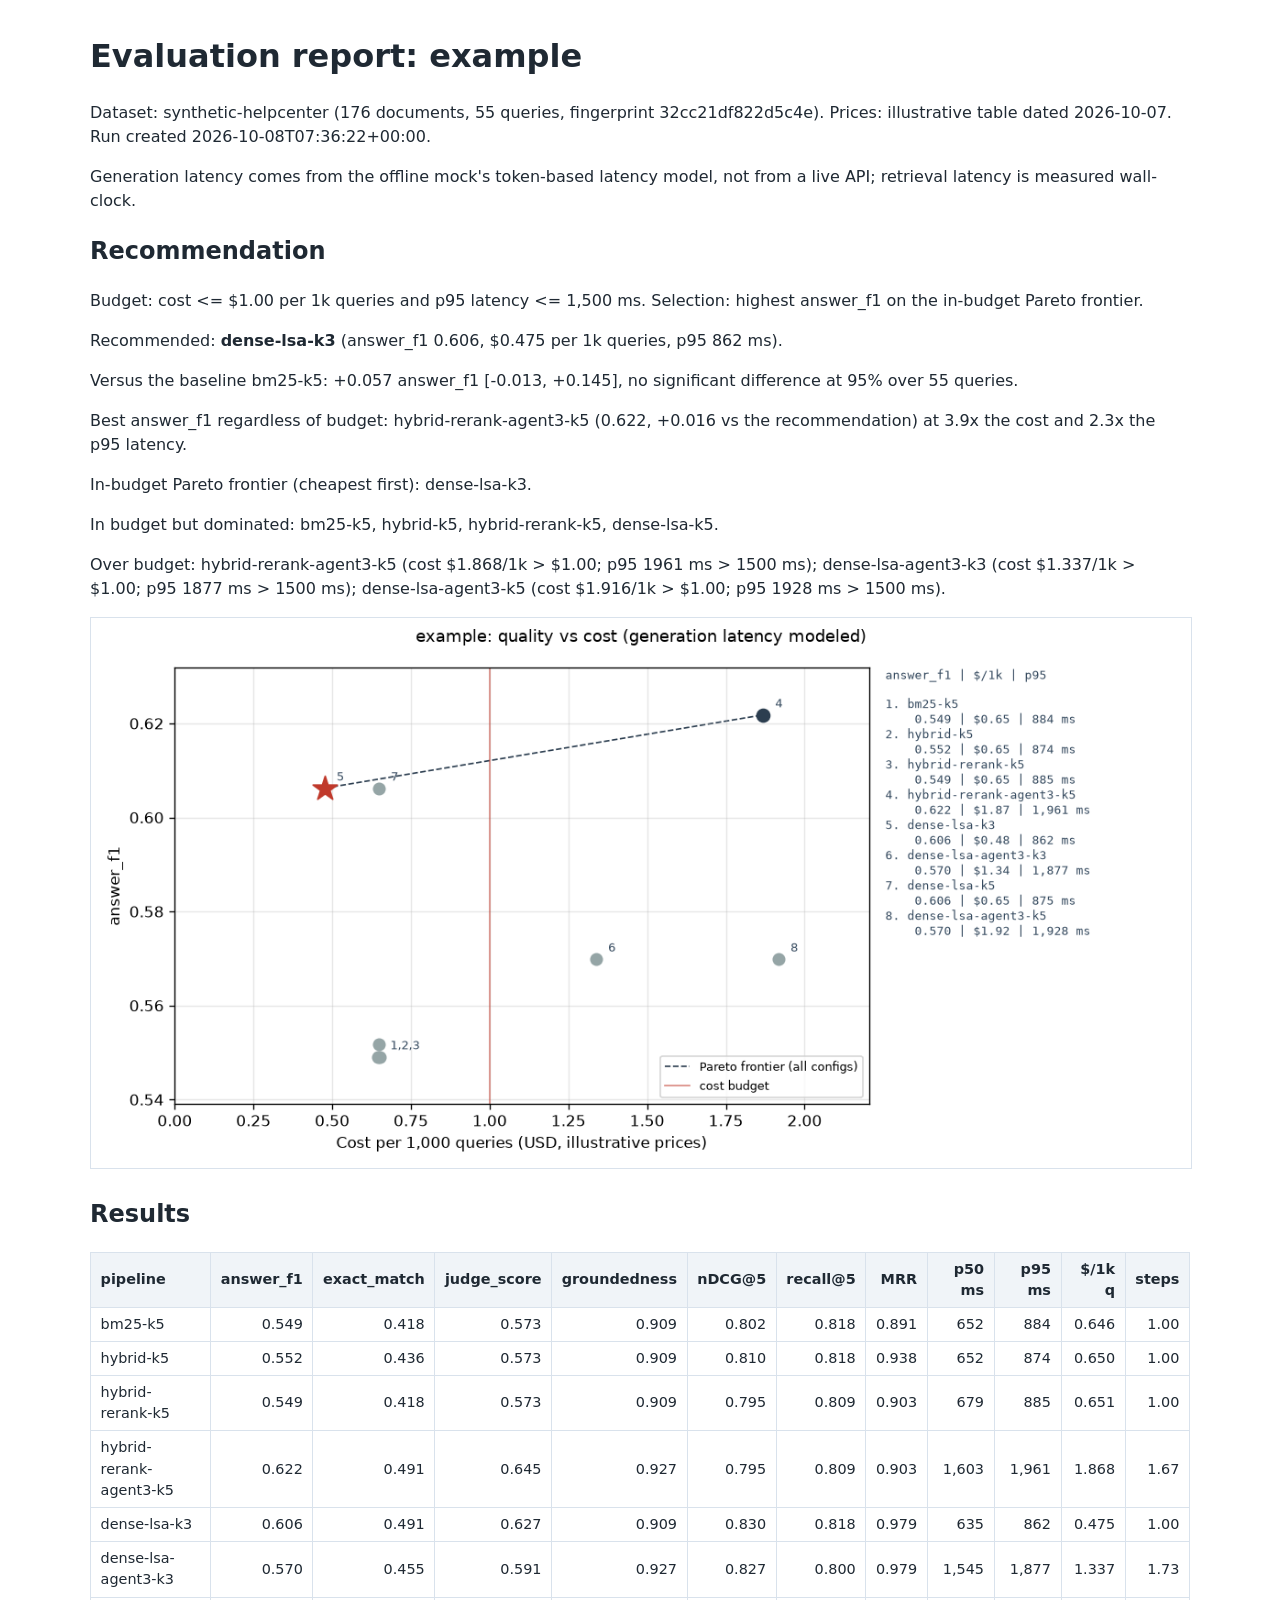
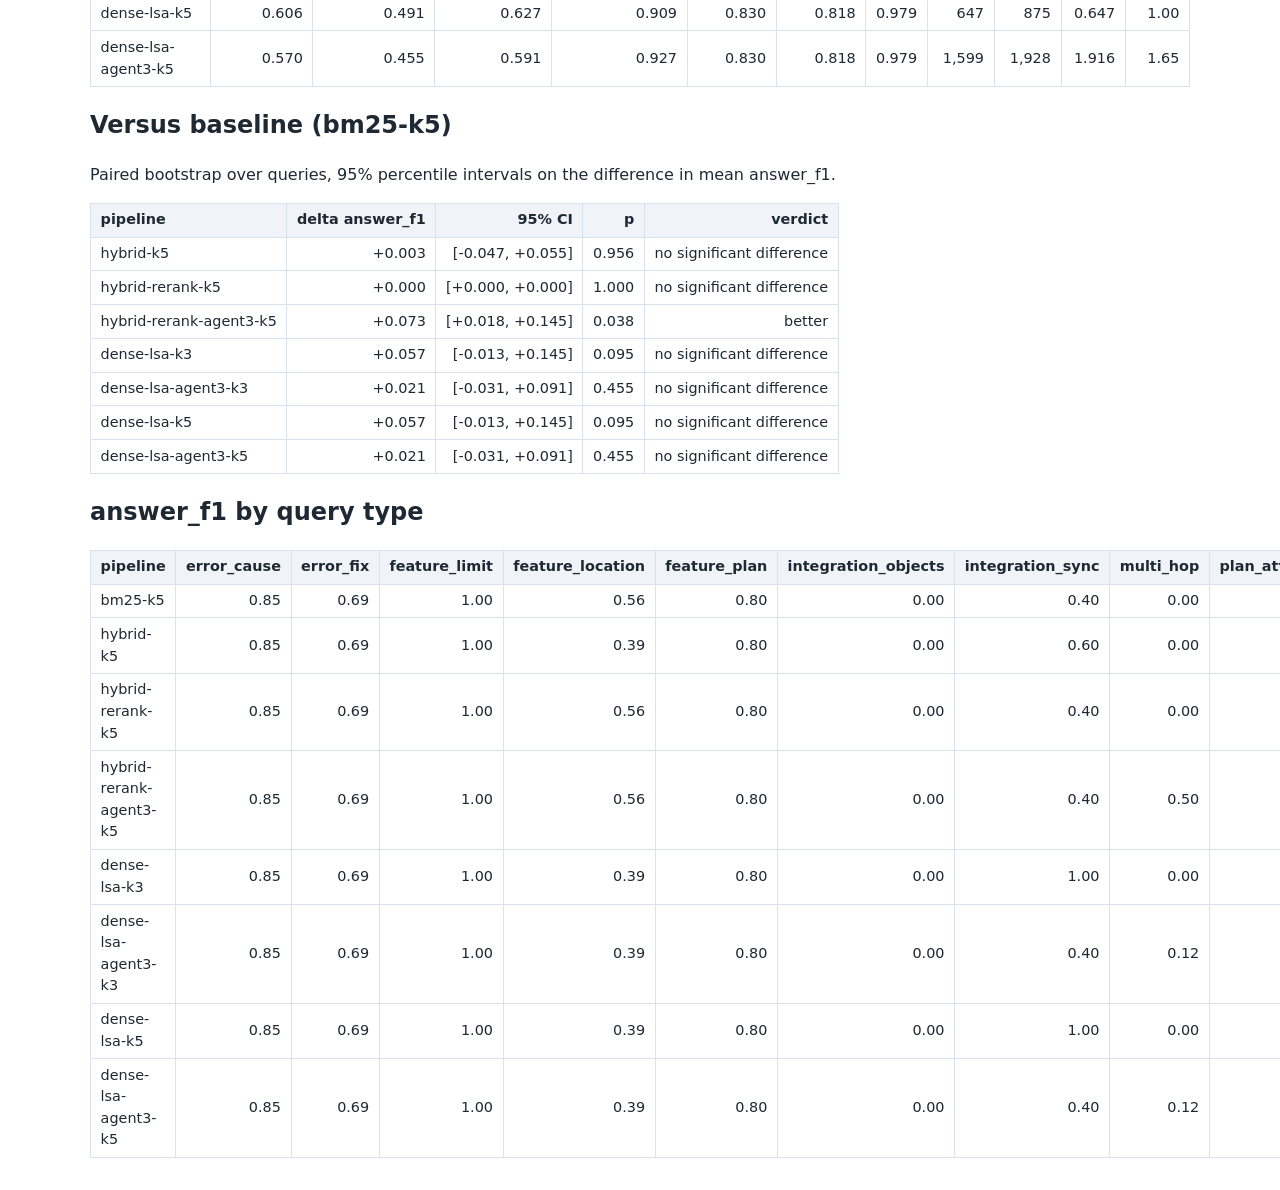
<file: report.html>
<!doctype html><html lang='en'><head><meta charset='utf-8'>
<title>Evaluation report: example</title>
<style>
body{font-family:system-ui,-apple-system,sans-serif;max-width:1100px;margin:2rem auto;
padding:0 1rem;color:#1f2933;line-height:1.5}
table{border-collapse:collapse;margin:1rem 0;font-size:.9rem}
th,td{border:1px solid #d9e2ec;padding:.35rem .6rem;text-align:right}
th:first-child,td:first-child{text-align:left}
th{background:#f0f4f8}img{max-width:100%;border:1px solid #d9e2ec}
</style></head><body>
<h1>Evaluation report: example</h1>
<p>Dataset: synthetic-helpcenter (176 documents, 55 queries, fingerprint 32cc21df822d5c4e). Prices: illustrative table dated 2026-10-07. Run created 2026-10-08T07:36:22+00:00.</p>
<p>Generation latency comes from the offline mock&#x27;s token-based latency model, not from a live API; retrieval latency is measured wall-clock.</p>
<h2>Recommendation</h2>
<p>Budget: cost &lt;= $1.00 per 1k queries and p95 latency &lt;= 1,500 ms. Selection: highest answer_f1 on the in-budget Pareto frontier.</p>
<p>Recommended: <strong>dense-lsa-k3</strong> (answer_f1 0.606, $0.475 per 1k queries, p95 862 ms).</p>
<p>Versus the baseline bm25-k5: +0.057 answer_f1 [-0.013, +0.145], no significant difference at 95% over 55 queries.</p>
<p>Best answer_f1 regardless of budget: hybrid-rerank-agent3-k5 (0.622, +0.016 vs the recommendation) at 3.9x the cost and 2.3x the p95 latency.</p>
<p>In-budget Pareto frontier (cheapest first): dense-lsa-k3.</p>
<p>In budget but dominated: bm25-k5, hybrid-k5, hybrid-rerank-k5, dense-lsa-k5.</p>
<p>Over budget: hybrid-rerank-agent3-k5 (cost $1.868/1k &gt; $1.00; p95 1961 ms &gt; 1500 ms); dense-lsa-agent3-k3 (cost $1.337/1k &gt; $1.00; p95 1877 ms &gt; 1500 ms); dense-lsa-agent3-k5 (cost $1.916/1k &gt; $1.00; p95 1928 ms &gt; 1500 ms).</p>
<img alt='Quality vs cost' src='[data-uri]'>
<h2>Results</h2>
<table><thead><tr><th>pipeline</th><th>answer_f1</th><th>exact_match</th><th>judge_score</th><th>groundedness</th><th>nDCG@5</th><th>recall@5</th><th>MRR</th><th>p50 ms</th><th>p95 ms</th><th>$/1k q</th><th>steps</th></tr></thead><tbody><tr><td>bm25-k5</td><td>0.549</td><td>0.418</td><td>0.573</td><td>0.909</td><td>0.802</td><td>0.818</td><td>0.891</td><td>652</td><td>884</td><td>0.646</td><td>1.00</td></tr><tr><td>hybrid-k5</td><td>0.552</td><td>0.436</td><td>0.573</td><td>0.909</td><td>0.810</td><td>0.818</td><td>0.938</td><td>652</td><td>874</td><td>0.650</td><td>1.00</td></tr><tr><td>hybrid-rerank-k5</td><td>0.549</td><td>0.418</td><td>0.573</td><td>0.909</td><td>0.795</td><td>0.809</td><td>0.903</td><td>679</td><td>885</td><td>0.651</td><td>1.00</td></tr><tr><td>hybrid-rerank-agent3-k5</td><td>0.622</td><td>0.491</td><td>0.645</td><td>0.927</td><td>0.795</td><td>0.809</td><td>0.903</td><td>1,603</td><td>1,961</td><td>1.868</td><td>1.67</td></tr><tr><td>dense-lsa-k3</td><td>0.606</td><td>0.491</td><td>0.627</td><td>0.909</td><td>0.830</td><td>0.818</td><td>0.979</td><td>635</td><td>862</td><td>0.475</td><td>1.00</td></tr><tr><td>dense-lsa-agent3-k3</td><td>0.570</td><td>0.455</td><td>0.591</td><td>0.927</td><td>0.827</td><td>0.800</td><td>0.979</td><td>1,545</td><td>1,877</td><td>1.337</td><td>1.73</td></tr><tr><td>dense-lsa-k5</td><td>0.606</td><td>0.491</td><td>0.627</td><td>0.909</td><td>0.830</td><td>0.818</td><td>0.979</td><td>647</td><td>875</td><td>0.647</td><td>1.00</td></tr><tr><td>dense-lsa-agent3-k5</td><td>0.570</td><td>0.455</td><td>0.591</td><td>0.927</td><td>0.830</td><td>0.818</td><td>0.979</td><td>1,599</td><td>1,928</td><td>1.916</td><td>1.65</td></tr></tbody></table>
<h2>Versus baseline (bm25-k5)</h2>
<p>Paired bootstrap over queries, 95% percentile intervals on the difference in mean answer_f1.</p>
<table><thead><tr><th>pipeline</th><th>delta answer_f1</th><th>95% CI</th><th>p</th><th>verdict</th></tr></thead><tbody><tr><td>hybrid-k5</td><td>+0.003</td><td>[-0.047, +0.055]</td><td>0.956</td><td>no significant difference</td></tr><tr><td>hybrid-rerank-k5</td><td>+0.000</td><td>[+0.000, +0.000]</td><td>1.000</td><td>no significant difference</td></tr><tr><td>hybrid-rerank-agent3-k5</td><td>+0.073</td><td>[+0.018, +0.145]</td><td>0.038</td><td>better</td></tr><tr><td>dense-lsa-k3</td><td>+0.057</td><td>[-0.013, +0.145]</td><td>0.095</td><td>no significant difference</td></tr><tr><td>dense-lsa-agent3-k3</td><td>+0.021</td><td>[-0.031, +0.091]</td><td>0.455</td><td>no significant difference</td></tr><tr><td>dense-lsa-k5</td><td>+0.057</td><td>[-0.013, +0.145]</td><td>0.095</td><td>no significant difference</td></tr><tr><td>dense-lsa-agent3-k5</td><td>+0.021</td><td>[-0.031, +0.091]</td><td>0.455</td><td>no significant difference</td></tr></tbody></table>
<h2>answer_f1 by query type</h2>
<table><thead><tr><th>pipeline</th><th>error_cause</th><th>error_fix</th><th>feature_limit</th><th>feature_location</th><th>feature_plan</th><th>integration_objects</th><th>integration_sync</th><th>multi_hop</th><th>plan_attribute</th><th>policy</th></tr></thead><tbody><tr><td>bm25-k5</td><td>0.85</td><td>0.69</td><td>1.00</td><td>0.56</td><td>0.80</td><td>0.00</td><td>0.40</td><td>0.00</td><td>0.71</td><td>0.46</td></tr><tr><td>hybrid-k5</td><td>0.85</td><td>0.69</td><td>1.00</td><td>0.39</td><td>0.80</td><td>0.00</td><td>0.60</td><td>0.00</td><td>0.71</td><td>0.46</td></tr><tr><td>hybrid-rerank-k5</td><td>0.85</td><td>0.69</td><td>1.00</td><td>0.56</td><td>0.80</td><td>0.00</td><td>0.40</td><td>0.00</td><td>0.71</td><td>0.46</td></tr><tr><td>hybrid-rerank-agent3-k5</td><td>0.85</td><td>0.69</td><td>1.00</td><td>0.56</td><td>0.80</td><td>0.00</td><td>0.40</td><td>0.50</td><td>0.71</td><td>0.46</td></tr><tr><td>dense-lsa-k3</td><td>0.85</td><td>0.69</td><td>1.00</td><td>0.39</td><td>0.80</td><td>0.00</td><td>1.00</td><td>0.00</td><td>0.81</td><td>0.46</td></tr><tr><td>dense-lsa-agent3-k3</td><td>0.85</td><td>0.69</td><td>1.00</td><td>0.39</td><td>0.80</td><td>0.00</td><td>0.40</td><td>0.12</td><td>0.81</td><td>0.46</td></tr><tr><td>dense-lsa-k5</td><td>0.85</td><td>0.69</td><td>1.00</td><td>0.39</td><td>0.80</td><td>0.00</td><td>1.00</td><td>0.00</td><td>0.81</td><td>0.46</td></tr><tr><td>dense-lsa-agent3-k5</td><td>0.85</td><td>0.69</td><td>1.00</td><td>0.39</td><td>0.80</td><td>0.00</td><td>0.40</td><td>0.12</td><td>0.81</td><td>0.46</td></tr></tbody></table>
</body></html>
</file>
